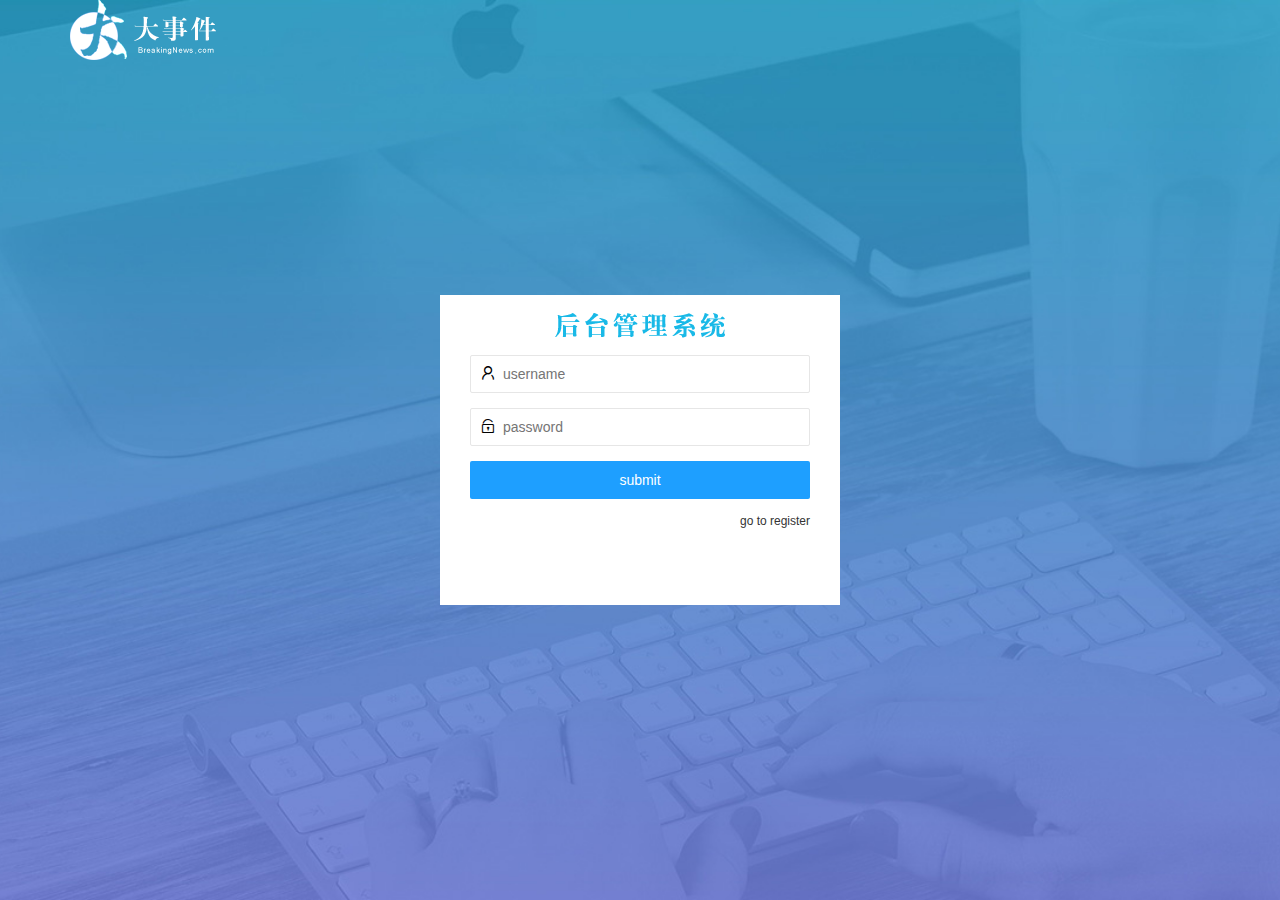
<file: login.html>
<!DOCTYPE html>
<html lang="en">
  <head>
    <meta charset="UTF-8" />
    <meta http-equiv="X-UA-Compatible" content="IE=edge" />
    <meta name="viewport" content="width=device-width, initial-scale=1.0" />
    <title>Bigevent-login</title>
    <!-- 导入Layui的样式 -->
    <link rel="stylesheet" href="./assets/lib/layui/css/layui.css" />
    <!-- 导入自己的样式 -->
    <link rel="stylesheet" href="./assets/css/login.css" />
  </head>
  <body>
    <!-- head logo -->
    <div class="layui-main">
      <img src="./assets/images/logo.png" alt="" />
    </div>

    <!-- login section-->
    <div class="loginAndRegBox">
      <div class="title-box"></div>
      <!-- login div -->
      <div class="login-box">
        <!-- login form -->
        <form class="layui-form" id="form_login">
          <!-- username -->

          <div class="layui-form-item">
            <i class="layui-icon layui-icon-username"></i>
            <input
              type="text"
              name="username"
              required
              lay-verify="required"
              placeholder="username"
              autocomplete="off"
              class="layui-input"
            />
          </div>
          <!-- password -->
          <div class="layui-form-item">
            <i class="layui-icon layui-icon-password"></i>
            <input
              type="password"
              name="password"
              required
              lay-verify="required|pwd"
              placeholder="password"
              autocomplete="off"
              class="layui-input"
            />
          </div>
          <!-- button -->
          <div class="layui-form-item">
            <!-- 表单提交按钮和普通按钮的区别 就是lay-submit属性-->
            <button
              class="layui-btn layui-btn-fluid layui-btn-normal"
              lay-submit
            >
              submit
            </button>
          </div>
          <div class="layui-form-item links">
            <a href="javascript:;" id="link_reg">go to register</a>
          </div>
        </form>
      </div>
      <!-- register div -->
      <div class="reg-box">
        <!-- This is register form -->
        <form class="layui-form" id="form_reg">
            <!-- username -->
  
            <div class="layui-form-item">
              <i class="layui-icon layui-icon-username"></i>
              <input
                type="text"
                name="username"
                required
                lay-verify="required"
                placeholder="username"
                autocomplete="off"
                class="layui-input"
              />
            </div>
            <!-- password -->
            <div class="layui-form-item">
              <i class="layui-icon layui-icon-password"></i>
              <input
                type="password"
                name="password"
                required
                lay-verify="required|pwd"
                placeholder="password"
                autocomplete="off"
                class="layui-input"
              />
            </div>
            <!-- password again -->
            <div class="layui-form-item">
                <i class="layui-icon layui-icon-password"></i>
                <input
                  type="password"
                  name="repassword"
                  required
                  lay-verify="required|pwd|repwd"
                  placeholder="repassword"
                  autocomplete="off"
                  class="layui-input"
                />
              </div>
            <!-- register button -->
            <div class="layui-form-item">
              <!-- 表单提交按钮和普通按钮的区别 就是lay-submit属性-->
              <button
                class="layui-btn layui-btn-fluid layui-btn-normal"
                lay-submit
              >
                register
              </button>
            </div>
            <div class="layui-form-item links">
              <a href="javascript:;" id="link_login">go to login</a>
          </form>
       
      </div>
    </div>
    <!-- 导入Layui的JS文件 -->
    <script src="./assets/lib/layui/layui.all.js"></script>

    <!-- 导入JQuery -->
    <script src="./assets/lib/jquery.js"></script> 
    <!-- 导入自己封装的 baseAPI.js -->
    <script src="/assets/js/baseAPI.js"></script>
    <!-- 导入自己的JavaScript脚本 -->
    <script src="./assets/js/login.js"></script>
  </body>
</html>
</file>
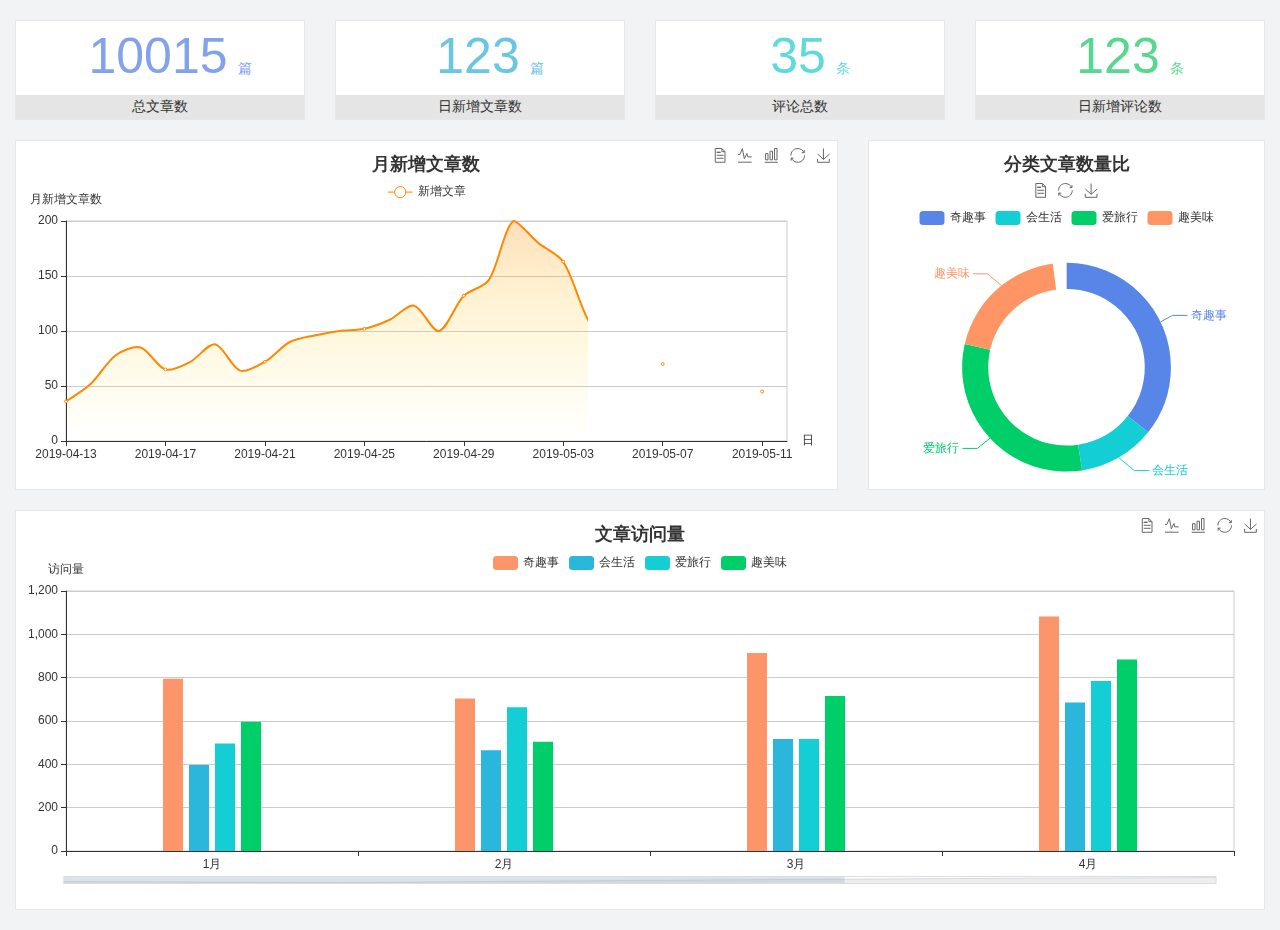
<file: home/dashboard.html>
<!DOCTYPE html>
<html lang="en">

<head>
  <meta charset="UTF-8">
  <meta name="viewport" content="width=device-width, initial-scale=1.0">
  <meta http-equiv="X-UA-Compatible" content="ie=edge">
  <title>图表统计</title>
  <link rel="stylesheet" href="../../assets/lib/bootstrap.css" />
  <link rel="stylesheet" href="../../assets/lib/main.css" />
  <script src="../../assets/lib/jquery.js"></script>
  <script type="text/javascript" src="../../assets/lib/echarts.min.js"></script>
</head>

<body>
  <div class="container-fluid">
    <div class="row spannel_list">
      <div class="col-sm-3 col-xs-6">
        <div class="spannel">
          <em>10015</em><span>篇</span>
          <b>总文章数</b>
        </div>
      </div>
      <div class="col-sm-3 col-xs-6">
        <div class="spannel scolor01">
          <em>123</em><span>篇</span>
          <b>日新增文章数</b>
        </div>
      </div>
      <div class="col-sm-3 col-xs-6">
        <div class="spannel scolor02">
          <em>35</em><span>条</span>
          <b>评论总数</b>
        </div>
      </div>
      <div class="col-sm-3 col-xs-6">
        <div class="spannel scolor03">
          <em>123</em><span>条</span>
          <b>日新增评论数</b>
        </div>
      </div>
    </div>
  </div>

  <div class="container-fluid">
    <div class="row curve-pie">
      <div class="col-lg-8 col-md-8">
        <div class="gragh_pannel" id="curve_show"></div>
      </div>
      <div class="col-lg-4 col-md-4">
        <div class="gragh_pannel" id="pie_show"></div>
      </div>
    </div>
  </div>

  <div class="container-fluid">
    <div class="column_pannel" id="column_show"></div>
  </div>

  <script>
    var oChart = echarts.init(document.getElementById('curve_show'));
    var aList_all = [
      { 'count': 36, 'date': '2019-04-13' },
      { 'count': 52, 'date': '2019-04-14' },
      { 'count': 78, 'date': '2019-04-15' },
      { 'count': 85, 'date': '2019-04-16' },
      { 'count': 65, 'date': '2019-04-17' },
      { 'count': 72, 'date': '2019-04-18' },
      { 'count': 88, 'date': '2019-04-19' },
      { 'count': 64, 'date': '2019-04-20' },
      { 'count': 72, 'date': '2019-04-21' },
      { 'count': 90, 'date': '2019-04-22' },
      { 'count': 96, 'date': '2019-04-23' },
      { 'count': 100, 'date': '2019-04-24' },
      { 'count': 102, 'date': '2019-04-25' },
      { 'count': 110, 'date': '2019-04-26' },
      { 'count': 123, 'date': '2019-04-27' },
      { 'count': 100, 'date': '2019-04-28' },
      { 'count': 132, 'date': '2019-04-29' },
      { 'count': 146, 'date': '2019-04-30' },
      { 'count': 200, 'date': '2019-05-01' },
      { 'count': 180, 'date': '2019-05-02' },
      { 'count': 163, 'date': '2019-05-03' },
      { 'count': 110, 'date': '2019-05-04' },
      { 'count': 80, 'date': '2019-05-05' },
      { 'count': 82, 'date': '2019-05-06' },
      { 'count': 70, 'date': '2019-05-07' },
      { 'count': 65, 'date': '2019-05-08' },
      { 'count': 54, 'date': '2019-05-09' },
      { 'count': 40, 'date': '2019-05-10' },
      { 'count': 45, 'date': '2019-05-11' },
      { 'count': 38, 'date': '2019-05-12' },
    ];

    let aCount = [];
    let aDate = [];

    for (var i = 0; i < aList_all.length; i++) {
      aCount.push(aList_all[i].count);
      aDate.push(aList_all[i].date);
    }

    var chartopt = {
      title: {
        text: '月新增文章数',
        left: 'center',
        top: '10'
      },
      tooltip: {
        trigger: 'axis'
      },
      legend: {
        data: ['新增文章'],
        top: '40'
      },
      toolbox: {
        show: true,
        feature: {
          mark: { show: true },
          dataView: { show: true, readOnly: false },
          magicType: { show: true, type: ['line', 'bar'] },
          restore: { show: true },
          saveAsImage: { show: true }
        }
      },
      calculable: true,
      xAxis: [
        {
          name: '日',
          type: 'category',
          boundaryGap: false,
          data: aDate
        }
      ],
      yAxis: [
        {
          name: '月新增文章数',
          type: 'value'
        }
      ],
      series: [
        {
          name: '新增文章',
          type: 'line',
          smooth: true,
          itemStyle: { normal: { areaStyle: { type: 'default' }, color: '#f80' }, lineStyle: { color: '#f80' } },
          data: aCount
        }],
      areaStyle: {
        normal: {
          color: new echarts.graphic.LinearGradient(0, 0, 0, 1, [{
            offset: 0,
            color: 'rgba(255,136,0,0.39)'
          }, {
            offset: .34,
            color: 'rgba(255,180,0,0.25)'
          }, {
            offset: 1,
            color: 'rgba(255,222,0,0.00)'
          }])

        }
      },
      grid: {
        show: true,
        x: 50,
        x2: 50,
        y: 80,
        height: 220
      }
    };

    oChart.setOption(chartopt);


    var oPie = echarts.init(document.getElementById('pie_show'));
    var oPieopt =
    {
      title: {
        top: 10,
        text: '分类文章数量比',
        x: 'center'
      },
      tooltip: {
        trigger: 'item',
        formatter: "{a} <br/>{b} : {c} ({d}%)"
      },
      color: ['#5885e8', '#13cfd5', '#00ce68', '#ff9565'],
      legend: {
        x: 'center',
        top: 65,
        data: ['奇趣事', '会生活', '爱旅行', '趣美味']
      },
      toolbox: {
        show: true,
        x: 'center',
        top: 35,
        feature: {
          mark: { show: true },
          dataView: { show: true, readOnly: false },
          magicType: {
            show: true,
            type: ['pie', 'funnel'],
            option: {
              funnel: {
                x: '25%',
                width: '50%',
                funnelAlign: 'left',
                max: 1548
              }
            }
          },
          restore: { show: true },
          saveAsImage: { show: true }
        }
      },
      calculable: true,
      series: [
        {
          name: '访问来源',
          type: 'pie',
          radius: ['45%', '60%'],
          center: ['50%', '65%'],
          data: [
            { value: 300, name: '奇趣事' },
            { value: 100, name: '会生活' },
            { value: 260, name: '爱旅行' },
            { value: 180, name: '趣美味' }
          ]
        }
      ]
    };
    oPie.setOption(oPieopt);



    var oColumn = this.echarts.init(document.getElementById('column_show'));
    var oColumnopt =
    {
      title: {
        text: '文章访问量',
        left: 'center',
        top: '10'
      },
      tooltip: {
        trigger: 'axis'
      },
      legend: {
        data: ['奇趣事', '会生活', '爱旅行', '趣美味'],
        top: '40'
      },
      toolbox: {
        show: true,
        feature: {
          mark: { show: true },
          dataView: { show: true, readOnly: false },
          magicType: { show: true, type: ['line', 'bar'] },
          restore: { show: true },
          saveAsImage: { show: true }
        }
      },
      calculable: true,
      xAxis: [
        {
          type: 'category',
          data: ['1月', '2月', '3月', '4月', '5月']
        }
      ],
      yAxis: [
        {
          name: '访问量',
          type: 'value'
        }
      ],
      series: [
        {
          name: '奇趣事',
          type: 'bar',
          barWidth: 20,
          itemStyle: {
            normal: { areaStyle: { type: 'default' }, color: '#fd956a' }
          },
          data: [800, 708, 920, 1090, 1200]
        },
        {
          name: '会生活',
          type: 'bar',
          barWidth: 20,
          itemStyle: {
            normal: { areaStyle: { type: 'default' }, color: '#2bb6db' }
          },
          data: [400, 468, 520, 690, 800]
        },
        {
          name: '爱旅行',
          type: 'bar',
          barWidth: 20,
          itemStyle: {
            normal: { areaStyle: { type: 'default' }, color: '#13cfd5' }
          },
          data: [500, 668, 520, 790, 900]
        },
        {
          name: '趣美味',
          type: 'bar',
          barWidth: 20,
          itemStyle: {
            normal: { areaStyle: { type: 'default' }, color: '#00ce68' }
          },
          data: [600, 508, 720, 890, 1000]
        }
      ],
      grid: {
        show: true,
        x: 50,
        x2: 30,
        y: 80,
        height: 260
      },
      dataZoom: [//给x轴设置滚动条
        {
          start: 0,//默认为0
          end: 100 - 1000 / 31,//默认为100
          type: 'slider',
          show: true,
          xAxisIndex: [0],
          handleSize: 0,//滑动条的 左右2个滑动条的大小
          height: 8,//组件高度
          left: 45, //左边的距离
          right: 50,//右边的距离
          bottom: 26,//右边的距离
          handleColor: '#ddd',//h滑动图标的颜色
          handleStyle: {
            borderColor: "#cacaca",
            borderWidth: "1",
            shadowBlur: 2,
            background: "#ddd",
            shadowColor: "#ddd",
          }
        }]
    };
    oColumn.setOption(oColumnopt);
  </script>
</body>

</html>
</file>
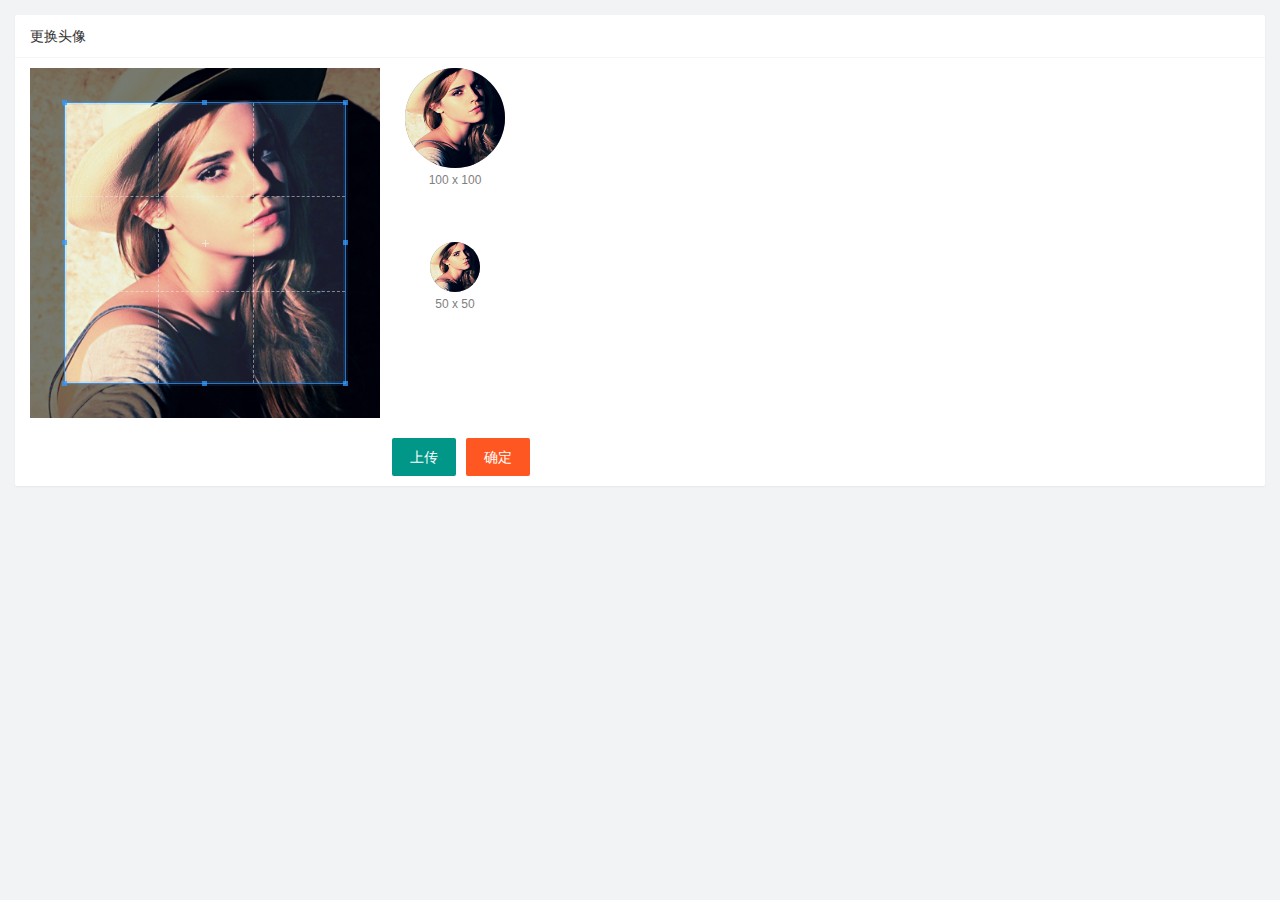
<file: user/user_avatar.html>
<!DOCTYPE html>
<html lang="en">
  <head>
    <meta charset="UTF-8" />
    <meta http-equiv="X-UA-Compatible" content="IE=edge" />
    <meta name="viewport" content="width=device-width, initial-scale=1.0" />
    <title>Document</title>
    <link rel="stylesheet" href="/assets/lib/layui/css/layui.css" />
    <link rel="stylesheet" href="/assets/lib/cropper/cropper.css" />
    <link rel="stylesheet" href="/assets/css/user/user_avatar.css" />
  </head>
  <body>
    <!-- 卡片区域 -->
    <div class="layui-card">
      <div class="layui-card-header">更换头像</div>
      <div class="layui-card-body">
        <!-- 第一行的图片裁剪和预览区域 -->
        <div class="row1">
          <!-- 图片裁剪区域 -->
          <div class="cropper-box">
            <!-- 这个 img 标签很重要，将来会把它初始化为裁剪区域 -->
            <img id="image" src="/assets/images/sample.jpg" />
          </div>
          <!-- 图片的预览区域 -->
          <div class="preview-box">
            <div>
              <!-- 宽高为 100px 的预览区域 -->
              <div class="img-preview w100"></div>
              <p class="size">100 x 100</p>
            </div>
            <div>
              <!-- 宽高为 50px 的预览区域 -->
              <div class="img-preview w50"></div>
              <p class="size">50 x 50</p>
            </div>
          </div>
        </div>

        <!-- 第二行的按钮区域 -->
        <div class="row2">
          <!-- 通过accept属性，可以指定，允许用户选择什么类型的文件 -->
          <input type="file" id="file" accept="image/png,image/jpeg" />
          <button type="button" class="layui-btn" id="btnChooseImage">
            上传
          </button>
          <button
            type="button"
            class="layui-btn layui-btn-danger"
            id="btnUpload"
          >
            确定
          </button>
        </div>
      </div>
    </div>

    <script src="/assets/lib/layui/layui.all.js"></script>
    <script src="/assets/lib/jquery.js"></script>
    <script src="/assets/lib/cropper/Cropper.js"></script>
    <script src="/assets/lib/cropper/jquery-cropper.js"></script>
    <script src="/assets/js/baseAPI.js"></script>
    <script src="/assets/js/user/user_avatar.js"></script>
  </body>
</html>
</file>
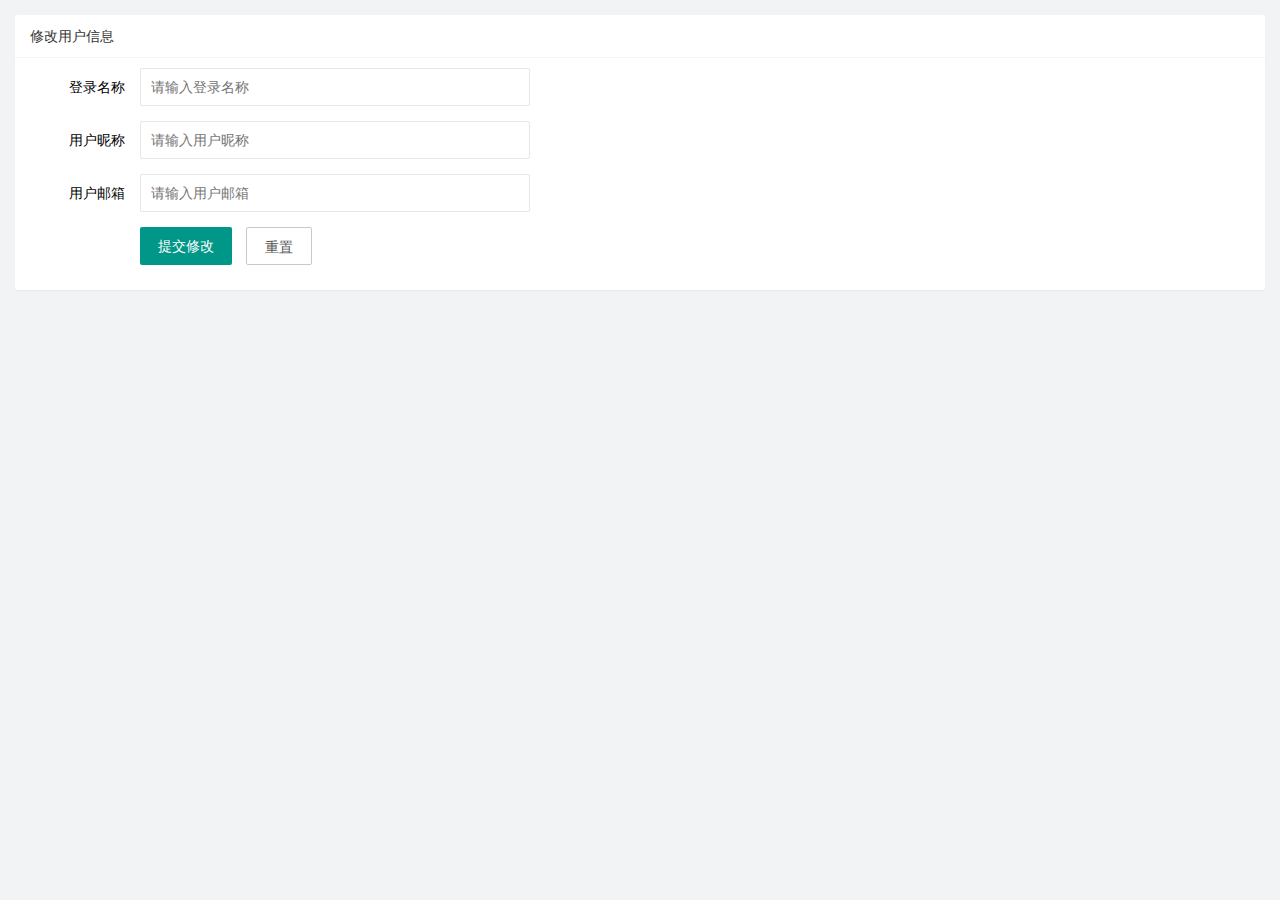
<file: user/user_info.html>
<!DOCTYPE html>
<html lang="en">
  <head>
    <meta charset="UTF-8" />
    <meta http-equiv="X-UA-Compatible" content="IE=edge" />
    <meta name="viewport" content="width=device-width, initial-scale=1.0" />
    <title>Document</title>
    <!-- 导入layui的样式 -->
    <link rel="stylesheet" href="/assets/lib/layui/css/layui.css" />
    <!-- 导入自己的样式 -->
    <link rel="stylesheet" href="/assets/css/user/user_info.css" />
  </head>
  <body>
    <!-- 卡片区域 -->
    <div class="layui-card">
      <div class="layui-card-header">修改用户信息</div>
      <div class="layui-card-body">
        <!-- form 表单区域 -->
        <form class="layui-form" lay-filter="formUserInfo">
          <!-- 这是隐藏域 -->
          <input type="hidden" name="id" id="" value="" />
          <div class="layui-form-item">
            <label class="layui-form-label">登录名称</label>
            <div class="layui-input-block">
              <input
                type="text"
                name="username"
                required
                lay-verify="required"
                placeholder="请输入登录名称"
                autocomplete="off"
                class="layui-input"
                readonly
              />
            </div>
          </div>
          <div class="layui-form-item">
            <label class="layui-form-label">用户昵称</label>
            <div class="layui-input-block">
              <input
                type="text"
                name="nickname"
                required
                lay-verify="required | nickname"
                placeholder="请输入用户昵称"
                autocomplete="off"
                class="layui-input"
              />
            </div>
          </div>
          <div class="layui-form-item">
            <label class="layui-form-label">用户邮箱</label>
            <div class="layui-input-block">
              <input
                type="text"
                name="email"
                required
                lay-verify="required | email"
                placeholder="请输入用户邮箱"
                autocomplete="off"
                class="layui-input"
              />
            </div>
          </div>
          <div class="layui-form-item">
            <div class="layui-input-block">
              <button class="layui-btn" lay-submit lay-filter="formDemo">
                提交修改
              </button>
              <button
                type="reset"
                class="layui-btn layui-btn-primary"
                id="btnReset"
              >
                重置
              </button>
            </div>
          </div>
        </form>
      </div>
    </div>

    <!--导入layui 的js  -->
    <script src="/assets/lib/layui/layui.all.js"></script>

    <!-- 导入 jquery -->
    <script src="/assets/lib/jquery.js"></script>

    <!-- 导入baseAPI -->
    <script src="/assets/js/baseAPI.js"></script>

    <!-- 导入自己的 js -->
    <script src="/assets/js/user/user_info.js"></script>
  </body>
</html>
</file>
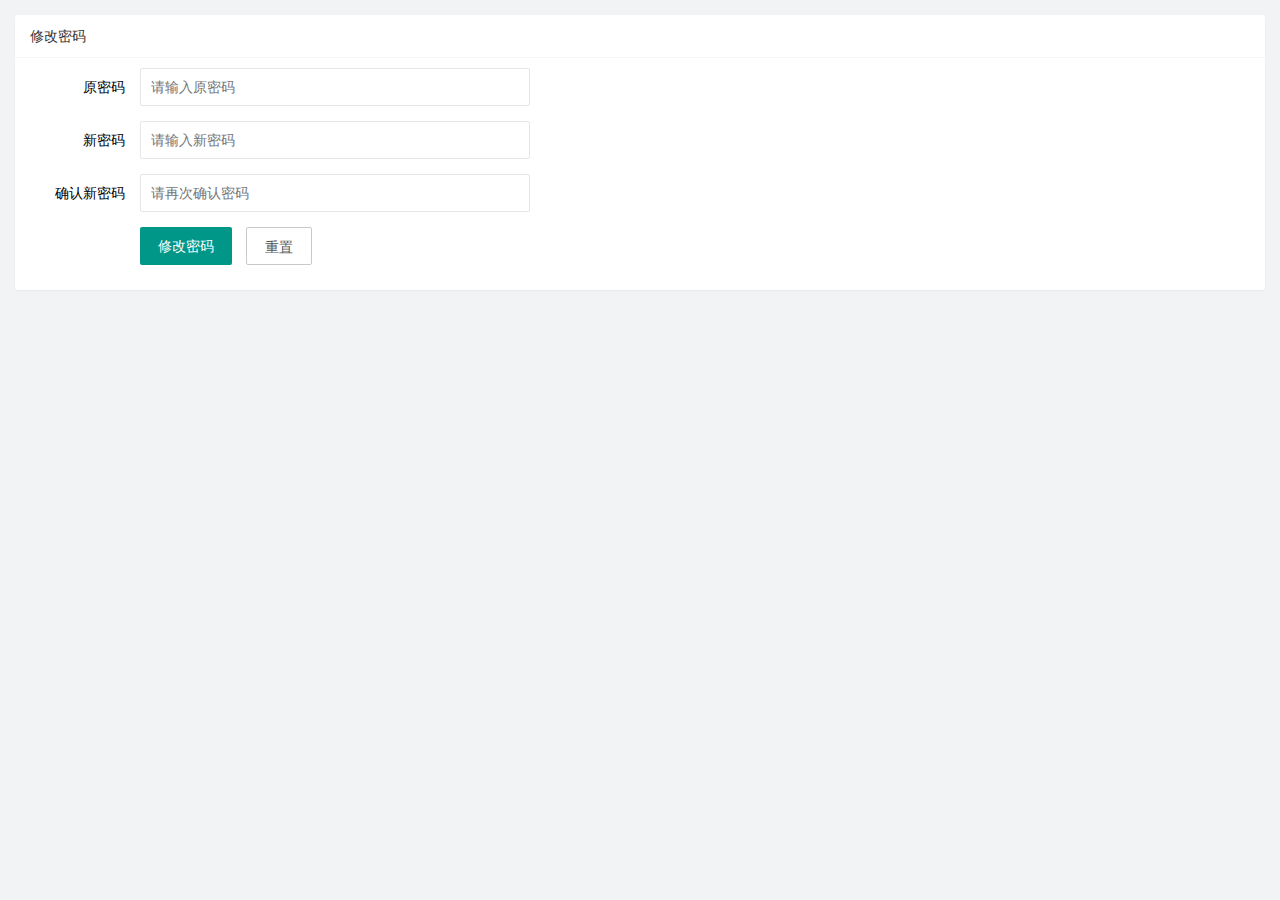
<file: user/user_pwd.html>
<!DOCTYPE html>
<html lang="en">
  <head>
    <meta charset="UTF-8" />
    <meta http-equiv="X-UA-Compatible" content="IE=edge" />
    <meta name="viewport" content="width=device-width, initial-scale=1.0" />
    <title>Document</title>
    <link rel="stylesheet" href="/assets/lib/layui/css/layui.css" />
    <link rel="stylesheet" href="/assets/css/user/user_pwd.css" />
  </head>
  <body>
    <!-- 卡片区域 -->
    <div class="layui-card">
      <div class="layui-card-header">修改密码</div>
      <div class="layui-card-body">
        <form class="layui-form" action="">
          <div class="layui-form-item">
            <label class="layui-form-label">原密码</label>
            <div class="layui-input-block">
              <input
                type="password"
                name="oldPwd"
                required
                lay-verify="required|pwd"
                placeholder="请输入原密码"
                autocomplete="off"
                class="layui-input"
              />
            </div>
          </div>
          <div class="layui-form-item">
            <label class="layui-form-label">新密码</label>
            <div class="layui-input-block">
              <input
                type="password"
                name="newPwd"
                required
                lay-verify="required|pwd|samePwd"
                placeholder="请输入新密码"
                autocomplete="off"
                class="layui-input"
              />
            </div>
          </div>
          <div class="layui-form-item">
            <label class="layui-form-label">确认新密码</label>
            <div class="layui-input-block">
              <input
                type="password"
                name="rePwd"
                required
                lay-verify="required|pwd|rePwd"
                placeholder="请再次确认密码"
                autocomplete="off"
                class="layui-input"
              />
            </div>
          </div>
          <div class="layui-form-item">
            <div class="layui-input-block">
              <button class="layui-btn" lay-submit lay-filter="formDemo">
                修改密码
              </button>
              <button type="reset" class="layui-btn layui-btn-primary">
                重置
              </button>
            </div>
          </div>
        </form>
      </div>
    </div>

    <!-- 导入layui 的js -->
    <script src="/assets/lib/layui/layui.all.js"></script>
    <!-- 导入 jQuery -->
    <script src="/assets/lib/jquery.js"></script>
    <!-- 导入 baseAPI -->
    <script src="/assets/js/baseAPI.js"></script>
    <!-- 导入自己的 js -->
    <script src="/assets/js/user/user_pwd.js"></script>
  </body>
</html>
</file>
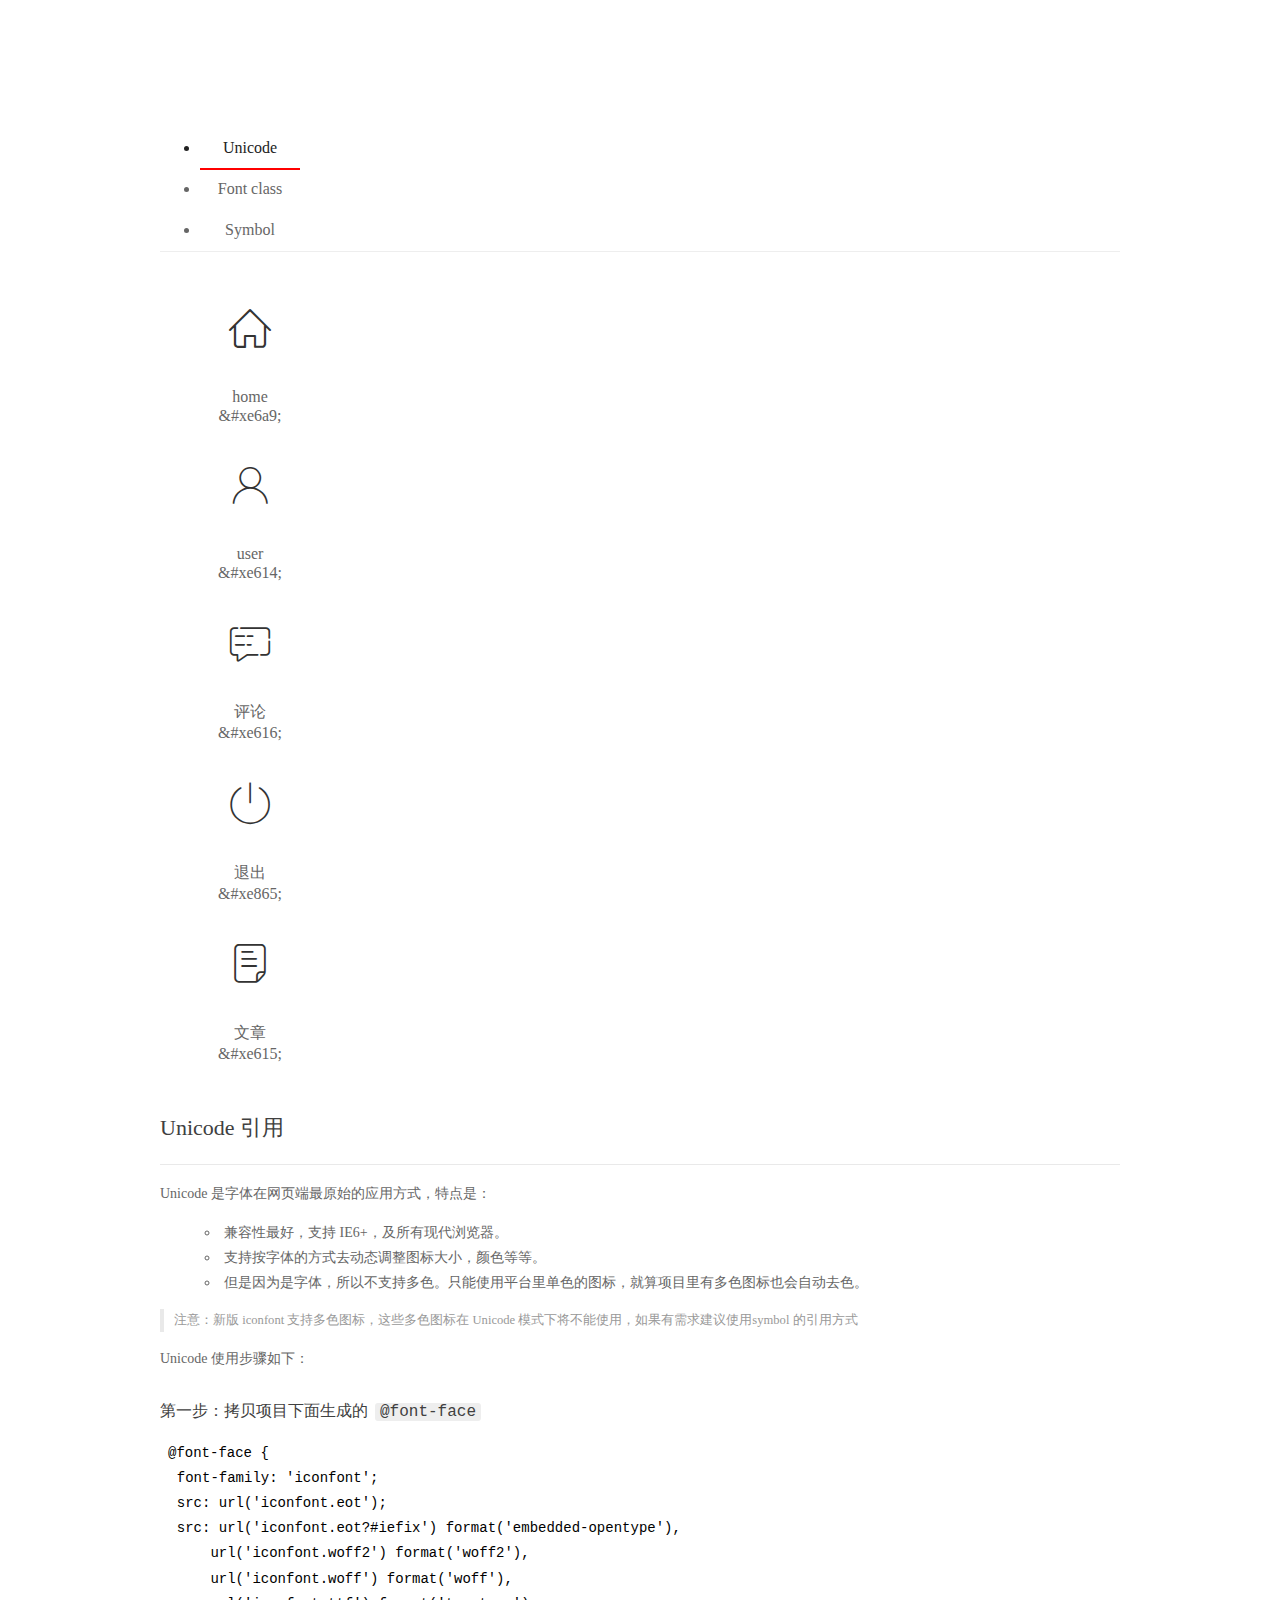
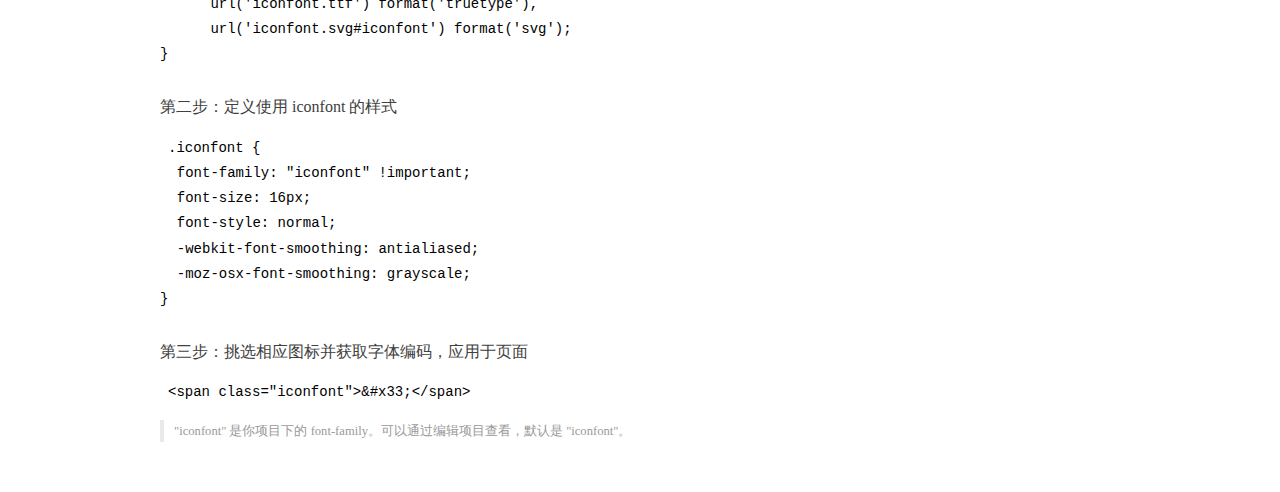
<file: assets/fonts/demo_index.html>
<!DOCTYPE html>
<html>
<head>
  <meta charset="utf-8"/>
  <title>IconFont Demo</title>
  <link rel="shortcut icon" href="https://gtms04.alicdn.com/tps/i4/TB1_oz6GVXXXXaFXpXXJDFnIXXX-64-64.ico" type="image/x-icon"/>
  <link rel="stylesheet" href="https://g.alicdn.com/thx/cube/1.3.2/cube.min.css">
  <link rel="stylesheet" href="demo.css">
  <link rel="stylesheet" href="iconfont.css">
  <script src="iconfont.js"></script>
  <!-- jQuery -->
  <script src="https://a1.alicdn.com/oss/uploads/2018/12/26/7bfddb60-08e8-11e9-9b04-53e73bb6408b.js"></script>
  <!-- 代码高亮 -->
  <script src="https://a1.alicdn.com/oss/uploads/2018/12/26/a3f714d0-08e6-11e9-8a15-ebf944d7534c.js"></script>
</head>
<body>
  <div class="main">
    <h1 class="logo"><a href="https://www.iconfont.cn/" title="iconfont 首页" target="_blank">&#xe86b;</a></h1>
    <div class="nav-tabs">
      <ul id="tabs" class="dib-box">
        <li class="dib active"><span>Unicode</span></li>
        <li class="dib"><span>Font class</span></li>
        <li class="dib"><span>Symbol</span></li>
      </ul>
      
    </div>
    <div class="tab-container">
      <div class="content unicode" style="display: block;">
          <ul class="icon_lists dib-box">
          
            <li class="dib">
              <span class="icon iconfont">&#xe6a9;</span>
                <div class="name">home</div>
                <div class="code-name">&amp;#xe6a9;</div>
              </li>
          
            <li class="dib">
              <span class="icon iconfont">&#xe614;</span>
                <div class="name">user</div>
                <div class="code-name">&amp;#xe614;</div>
              </li>
          
            <li class="dib">
              <span class="icon iconfont">&#xe616;</span>
                <div class="name">评论</div>
                <div class="code-name">&amp;#xe616;</div>
              </li>
          
            <li class="dib">
              <span class="icon iconfont">&#xe865;</span>
                <div class="name">退出</div>
                <div class="code-name">&amp;#xe865;</div>
              </li>
          
            <li class="dib">
              <span class="icon iconfont">&#xe615;</span>
                <div class="name">文章</div>
                <div class="code-name">&amp;#xe615;</div>
              </li>
          
          </ul>
          <div class="article markdown">
          <h2 id="unicode-">Unicode 引用</h2>
          <hr>

          <p>Unicode 是字体在网页端最原始的应用方式，特点是：</p>
          <ul>
            <li>兼容性最好，支持 IE6+，及所有现代浏览器。</li>
            <li>支持按字体的方式去动态调整图标大小，颜色等等。</li>
            <li>但是因为是字体，所以不支持多色。只能使用平台里单色的图标，就算项目里有多色图标也会自动去色。</li>
          </ul>
          <blockquote>
            <p>注意：新版 iconfont 支持多色图标，这些多色图标在 Unicode 模式下将不能使用，如果有需求建议使用symbol 的引用方式</p>
          </blockquote>
          <p>Unicode 使用步骤如下：</p>
          <h3 id="-font-face">第一步：拷贝项目下面生成的 <code>@font-face</code></h3>
<pre><code class="language-css"
>@font-face {
  font-family: 'iconfont';
  src: url('iconfont.eot');
  src: url('iconfont.eot?#iefix') format('embedded-opentype'),
      url('iconfont.woff2') format('woff2'),
      url('iconfont.woff') format('woff'),
      url('iconfont.ttf') format('truetype'),
      url('iconfont.svg#iconfont') format('svg');
}
</code></pre>
          <h3 id="-iconfont-">第二步：定义使用 iconfont 的样式</h3>
<pre><code class="language-css"
>.iconfont {
  font-family: "iconfont" !important;
  font-size: 16px;
  font-style: normal;
  -webkit-font-smoothing: antialiased;
  -moz-osx-font-smoothing: grayscale;
}
</code></pre>
          <h3 id="-">第三步：挑选相应图标并获取字体编码，应用于页面</h3>
<pre>
<code class="language-html"
>&lt;span class="iconfont"&gt;&amp;#x33;&lt;/span&gt;
</code></pre>
          <blockquote>
            <p>"iconfont" 是你项目下的 font-family。可以通过编辑项目查看，默认是 "iconfont"。</p>
          </blockquote>
          </div>
      </div>
      <div class="content font-class">
        <ul class="icon_lists dib-box">
          
          <li class="dib">
            <span class="icon iconfont icon-home"></span>
            <div class="name">
              home
            </div>
            <div class="code-name">.icon-home
            </div>
          </li>
          
          <li class="dib">
            <span class="icon iconfont icon-user"></span>
            <div class="name">
              user
            </div>
            <div class="code-name">.icon-user
            </div>
          </li>
          
          <li class="dib">
            <span class="icon iconfont icon-pinglun"></span>
            <div class="name">
              评论
            </div>
            <div class="code-name">.icon-pinglun
            </div>
          </li>
          
          <li class="dib">
            <span class="icon iconfont icon-tuichu"></span>
            <div class="name">
              退出
            </div>
            <div class="code-name">.icon-tuichu
            </div>
          </li>
          
          <li class="dib">
            <span class="icon iconfont icon-16"></span>
            <div class="name">
              文章
            </div>
            <div class="code-name">.icon-16
            </div>
          </li>
          
        </ul>
        <div class="article markdown">
        <h2 id="font-class-">font-class 引用</h2>
        <hr>

        <p>font-class 是 Unicode 使用方式的一种变种，主要是解决 Unicode 书写不直观，语意不明确的问题。</p>
        <p>与 Unicode 使用方式相比，具有如下特点：</p>
        <ul>
          <li>兼容性良好，支持 IE8+，及所有现代浏览器。</li>
          <li>相比于 Unicode 语意明确，书写更直观。可以很容易分辨这个 icon 是什么。</li>
          <li>因为使用 class 来定义图标，所以当要替换图标时，只需要修改 class 里面的 Unicode 引用。</li>
          <li>不过因为本质上还是使用的字体，所以多色图标还是不支持的。</li>
        </ul>
        <p>使用步骤如下：</p>
        <h3 id="-fontclass-">第一步：引入项目下面生成的 fontclass 代码：</h3>
<pre><code class="language-html">&lt;link rel="stylesheet" href="./iconfont.css"&gt;
</code></pre>
        <h3 id="-">第二步：挑选相应图标并获取类名，应用于页面：</h3>
<pre><code class="language-html">&lt;span class="iconfont icon-xxx"&gt;&lt;/span&gt;
</code></pre>
        <blockquote>
          <p>"
            iconfont" 是你项目下的 font-family。可以通过编辑项目查看，默认是 "iconfont"。</p>
        </blockquote>
      </div>
      </div>
      <div class="content symbol">
          <ul class="icon_lists dib-box">
          
            <li class="dib">
                <svg class="icon svg-icon" aria-hidden="true">
                  <use xlink:href="#icon-home"></use>
                </svg>
                <div class="name">home</div>
                <div class="code-name">#icon-home</div>
            </li>
          
            <li class="dib">
                <svg class="icon svg-icon" aria-hidden="true">
                  <use xlink:href="#icon-user"></use>
                </svg>
                <div class="name">user</div>
                <div class="code-name">#icon-user</div>
            </li>
          
            <li class="dib">
                <svg class="icon svg-icon" aria-hidden="true">
                  <use xlink:href="#icon-pinglun"></use>
                </svg>
                <div class="name">评论</div>
                <div class="code-name">#icon-pinglun</div>
            </li>
          
            <li class="dib">
                <svg class="icon svg-icon" aria-hidden="true">
                  <use xlink:href="#icon-tuichu"></use>
                </svg>
                <div class="name">退出</div>
                <div class="code-name">#icon-tuichu</div>
            </li>
          
            <li class="dib">
                <svg class="icon svg-icon" aria-hidden="true">
                  <use xlink:href="#icon-16"></use>
                </svg>
                <div class="name">文章</div>
                <div class="code-name">#icon-16</div>
            </li>
          
          </ul>
          <div class="article markdown">
          <h2 id="symbol-">Symbol 引用</h2>
          <hr>

          <p>这是一种全新的使用方式，应该说这才是未来的主流，也是平台目前推荐的用法。相关介绍可以参考这篇<a href="">文章</a>
            这种用法其实是做了一个 SVG 的集合，与另外两种相比具有如下特点：</p>
          <ul>
            <li>支持多色图标了，不再受单色限制。</li>
            <li>通过一些技巧，支持像字体那样，通过 <code>font-size</code>, <code>color</code> 来调整样式。</li>
            <li>兼容性较差，支持 IE9+，及现代浏览器。</li>
            <li>浏览器渲染 SVG 的性能一般，还不如 png。</li>
          </ul>
          <p>使用步骤如下：</p>
          <h3 id="-symbol-">第一步：引入项目下面生成的 symbol 代码：</h3>
<pre><code class="language-html">&lt;script src="./iconfont.js"&gt;&lt;/script&gt;
</code></pre>
          <h3 id="-css-">第二步：加入通用 CSS 代码（引入一次就行）：</h3>
<pre><code class="language-html">&lt;style&gt;
.icon {
  width: 1em;
  height: 1em;
  vertical-align: -0.15em;
  fill: currentColor;
  overflow: hidden;
}
&lt;/style&gt;
</code></pre>
          <h3 id="-">第三步：挑选相应图标并获取类名，应用于页面：</h3>
<pre><code class="language-html">&lt;svg class="icon" aria-hidden="true"&gt;
  &lt;use xlink:href="#icon-xxx"&gt;&lt;/use&gt;
&lt;/svg&gt;
</code></pre>
          </div>
      </div>

    </div>
  </div>
  <script>
  $(document).ready(function () {
      $('.tab-container .content:first').show()

      $('#tabs li').click(function (e) {
        var tabContent = $('.tab-container .content')
        var index = $(this).index()

        if ($(this).hasClass('active')) {
          return
        } else {
          $('#tabs li').removeClass('active')
          $(this).addClass('active')

          tabContent.hide().eq(index).fadeIn()
        }
      })
    })
  </script>
</body>
</html>
</file>
<file: assets/lib/layui/css/layui.css>
/** layui-v2.5.5 MIT License By https://www.layui.com */
 .layui-inline,img{display:inline-block;vertical-align:middle}h1,h2,h3,h4,h5,h6{font-weight:400}.layui-edge,.layui-header,.layui-inline,.layui-main{position:relative}.layui-body,.layui-edge,.layui-elip{overflow:hidden}.layui-btn,.layui-edge,.layui-inline,img{vertical-align:middle}.layui-btn,.layui-disabled,.layui-icon,.layui-unselect{-moz-user-select:none;-webkit-user-select:none;-ms-user-select:none}.layui-elip,.layui-form-checkbox span,.layui-form-pane .layui-form-label{text-overflow:ellipsis;white-space:nowrap}.layui-breadcrumb,.layui-tree-btnGroup{visibility:hidden}blockquote,body,button,dd,div,dl,dt,form,h1,h2,h3,h4,h5,h6,input,li,ol,p,pre,td,textarea,th,ul{margin:0;padding:0;-webkit-tap-highlight-color:rgba(0,0,0,0)}a:active,a:hover{outline:0}img{border:none}li{list-style:none}table{border-collapse:collapse;border-spacing:0}h4,h5,h6{font-size:100%}button,input,optgroup,option,select,textarea{font-family:inherit;font-size:inherit;font-style:inherit;font-weight:inherit;outline:0}pre{white-space:pre-wrap;white-space:-moz-pre-wrap;white-space:-pre-wrap;white-space:-o-pre-wrap;word-wrap:break-word}body{line-height:24px;font:14px Helvetica Neue,Helvetica,PingFang SC,Tahoma,Arial,sans-serif}hr{height:1px;margin:10px 0;border:0;clear:both}a{color:#333;text-decoration:none}a:hover{color:#777}a cite{font-style:normal;*cursor:pointer}.layui-border-box,.layui-border-box *{box-sizing:border-box}.layui-box,.layui-box *{box-sizing:content-box}.layui-clear{clear:both;*zoom:1}.layui-clear:after{content:'\20';clear:both;*zoom:1;display:block;height:0}.layui-inline{*display:inline;*zoom:1}.layui-edge{display:inline-block;width:0;height:0;border-width:6px;border-style:dashed;border-color:transparent}.layui-edge-top{top:-4px;border-bottom-color:#999;border-bottom-style:solid}.layui-edge-right{border-left-color:#999;border-left-style:solid}.layui-edge-bottom{top:2px;border-top-color:#999;border-top-style:solid}.layui-edge-left{border-right-color:#999;border-right-style:solid}.layui-disabled,.layui-disabled:hover{color:#d2d2d2!important;cursor:not-allowed!important}.layui-circle{border-radius:100%}.layui-show{display:block!important}.layui-hide{display:none!important}@font-face{font-family:layui-icon;src:url(../font/iconfont.eot?v=250);src:url(../font/iconfont.eot?v=250#iefix) format('embedded-opentype'),url(../font/iconfont.woff2?v=250) format('woff2'),url(../font/iconfont.woff?v=250) format('woff'),url(../font/iconfont.ttf?v=250) format('truetype'),url(../font/iconfont.svg?v=250#layui-icon) format('svg')}.layui-icon{font-family:layui-icon!important;font-size:16px;font-style:normal;-webkit-font-smoothing:antialiased;-moz-osx-font-smoothing:grayscale}.layui-icon-reply-fill:before{content:"\e611"}.layui-icon-set-fill:before{content:"\e614"}.layui-icon-menu-fill:before{content:"\e60f"}.layui-icon-search:before{content:"\e615"}.layui-icon-share:before{content:"\e641"}.layui-icon-set-sm:before{content:"\e620"}.layui-icon-engine:before{content:"\e628"}.layui-icon-close:before{content:"\1006"}.layui-icon-close-fill:before{content:"\1007"}.layui-icon-chart-screen:before{content:"\e629"}.layui-icon-star:before{content:"\e600"}.layui-icon-circle-dot:before{content:"\e617"}.layui-icon-chat:before{content:"\e606"}.layui-icon-release:before{content:"\e609"}.layui-icon-list:before{content:"\e60a"}.layui-icon-chart:before{content:"\e62c"}.layui-icon-ok-circle:before{content:"\1005"}.layui-icon-layim-theme:before{content:"\e61b"}.layui-icon-table:before{content:"\e62d"}.layui-icon-right:before{content:"\e602"}.layui-icon-left:before{content:"\e603"}.layui-icon-cart-simple:before{content:"\e698"}.layui-icon-face-cry:before{content:"\e69c"}.layui-icon-face-smile:before{content:"\e6af"}.layui-icon-survey:before{content:"\e6b2"}.layui-icon-tree:before{content:"\e62e"}.layui-icon-upload-circle:before{content:"\e62f"}.layui-icon-add-circle:before{content:"\e61f"}.layui-icon-download-circle:before{content:"\e601"}.layui-icon-templeate-1:before{content:"\e630"}.layui-icon-util:before{content:"\e631"}.layui-icon-face-surprised:before{content:"\e664"}.layui-icon-edit:before{content:"\e642"}.layui-icon-speaker:before{content:"\e645"}.layui-icon-down:before{content:"\e61a"}.layui-icon-file:before{content:"\e621"}.layui-icon-layouts:before{content:"\e632"}.layui-icon-rate-half:before{content:"\e6c9"}.layui-icon-add-circle-fine:before{content:"\e608"}.layui-icon-prev-circle:before{content:"\e633"}.layui-icon-read:before{content:"\e705"}.layui-icon-404:before{content:"\e61c"}.layui-icon-carousel:before{content:"\e634"}.layui-icon-help:before{content:"\e607"}.layui-icon-code-circle:before{content:"\e635"}.layui-icon-water:before{content:"\e636"}.layui-icon-username:before{content:"\e66f"}.layui-icon-find-fill:before{content:"\e670"}.layui-icon-about:before{content:"\e60b"}.layui-icon-location:before{content:"\e715"}.layui-icon-up:before{content:"\e619"}.layui-icon-pause:before{content:"\e651"}.layui-icon-date:before{content:"\e637"}.layui-icon-layim-uploadfile:before{content:"\e61d"}.layui-icon-delete:before{content:"\e640"}.layui-icon-play:before{content:"\e652"}.layui-icon-top:before{content:"\e604"}.layui-icon-friends:before{content:"\e612"}.layui-icon-refresh-3:before{content:"\e9aa"}.layui-icon-ok:before{content:"\e605"}.layui-icon-layer:before{content:"\e638"}.layui-icon-face-smile-fine:before{content:"\e60c"}.layui-icon-dollar:before{content:"\e659"}.layui-icon-group:before{content:"\e613"}.layui-icon-layim-download:before{content:"\e61e"}.layui-icon-picture-fine:before{content:"\e60d"}.layui-icon-link:before{content:"\e64c"}.layui-icon-diamond:before{content:"\e735"}.layui-icon-log:before{content:"\e60e"}.layui-icon-rate-solid:before{content:"\e67a"}.layui-icon-fonts-del:before{content:"\e64f"}.layui-icon-unlink:before{content:"\e64d"}.layui-icon-fonts-clear:before{content:"\e639"}.layui-icon-triangle-r:before{content:"\e623"}.layui-icon-circle:before{content:"\e63f"}.layui-icon-radio:before{content:"\e643"}.layui-icon-align-center:before{content:"\e647"}.layui-icon-align-right:before{content:"\e648"}.layui-icon-align-left:before{content:"\e649"}.layui-icon-loading-1:before{content:"\e63e"}.layui-icon-return:before{content:"\e65c"}.layui-icon-fonts-strong:before{content:"\e62b"}.layui-icon-upload:before{content:"\e67c"}.layui-icon-dialogue:before{content:"\e63a"}.layui-icon-video:before{content:"\e6ed"}.layui-icon-headset:before{content:"\e6fc"}.layui-icon-cellphone-fine:before{content:"\e63b"}.layui-icon-add-1:before{content:"\e654"}.layui-icon-face-smile-b:before{content:"\e650"}.layui-icon-fonts-html:before{content:"\e64b"}.layui-icon-form:before{content:"\e63c"}.layui-icon-cart:before{content:"\e657"}.layui-icon-camera-fill:before{content:"\e65d"}.layui-icon-tabs:before{content:"\e62a"}.layui-icon-fonts-code:before{content:"\e64e"}.layui-icon-fire:before{content:"\e756"}.layui-icon-set:before{content:"\e716"}.layui-icon-fonts-u:before{content:"\e646"}.layui-icon-triangle-d:before{content:"\e625"}.layui-icon-tips:before{content:"\e702"}.layui-icon-picture:before{content:"\e64a"}.layui-icon-more-vertical:before{content:"\e671"}.layui-icon-flag:before{content:"\e66c"}.layui-icon-loading:before{content:"\e63d"}.layui-icon-fonts-i:before{content:"\e644"}.layui-icon-refresh-1:before{content:"\e666"}.layui-icon-rmb:before{content:"\e65e"}.layui-icon-home:before{content:"\e68e"}.layui-icon-user:before{content:"\e770"}.layui-icon-notice:before{content:"\e667"}.layui-icon-login-weibo:before{content:"\e675"}.layui-icon-voice:before{content:"\e688"}.layui-icon-upload-drag:before{content:"\e681"}.layui-icon-login-qq:before{content:"\e676"}.layui-icon-snowflake:before{content:"\e6b1"}.layui-icon-file-b:before{content:"\e655"}.layui-icon-template:before{content:"\e663"}.layui-icon-auz:before{content:"\e672"}.layui-icon-console:before{content:"\e665"}.layui-icon-app:before{content:"\e653"}.layui-icon-prev:before{content:"\e65a"}.layui-icon-website:before{content:"\e7ae"}.layui-icon-next:before{content:"\e65b"}.layui-icon-component:before{content:"\e857"}.layui-icon-more:before{content:"\e65f"}.layui-icon-login-wechat:before{content:"\e677"}.layui-icon-shrink-right:before{content:"\e668"}.layui-icon-spread-left:before{content:"\e66b"}.layui-icon-camera:before{content:"\e660"}.layui-icon-note:before{content:"\e66e"}.layui-icon-refresh:before{content:"\e669"}.layui-icon-female:before{content:"\e661"}.layui-icon-male:before{content:"\e662"}.layui-icon-password:before{content:"\e673"}.layui-icon-senior:before{content:"\e674"}.layui-icon-theme:before{content:"\e66a"}.layui-icon-tread:before{content:"\e6c5"}.layui-icon-praise:before{content:"\e6c6"}.layui-icon-star-fill:before{content:"\e658"}.layui-icon-rate:before{content:"\e67b"}.layui-icon-template-1:before{content:"\e656"}.layui-icon-vercode:before{content:"\e679"}.layui-icon-cellphone:before{content:"\e678"}.layui-icon-screen-full:before{content:"\e622"}.layui-icon-screen-restore:before{content:"\e758"}.layui-icon-cols:before{content:"\e610"}.layui-icon-export:before{content:"\e67d"}.layui-icon-print:before{content:"\e66d"}.layui-icon-slider:before{content:"\e714"}.layui-icon-addition:before{content:"\e624"}.layui-icon-subtraction:before{content:"\e67e"}.layui-icon-service:before{content:"\e626"}.layui-icon-transfer:before{content:"\e691"}.layui-main{width:1140px;margin:0 auto}.layui-header{z-index:1000;height:60px}.layui-header a:hover{transition:all .5s;-webkit-transition:all .5s}.layui-side{position:fixed;left:0;top:0;bottom:0;z-index:999;width:200px;overflow-x:hidden}.layui-side-scroll{position:relative;width:220px;height:100%;overflow-x:hidden}.layui-body{position:absolute;left:200px;right:0;top:0;bottom:0;z-index:998;width:auto;overflow-y:auto;box-sizing:border-box}.layui-layout-body{overflow:hidden}.layui-layout-admin .layui-header{background-color:#23262E}.layui-layout-admin .layui-side{top:60px;width:200px;overflow-x:hidden}.layui-layout-admin .layui-body{position:fixed;top:60px;bottom:44px}.layui-layout-admin .layui-main{width:auto;margin:0 15px}.layui-layout-admin .layui-footer{position:fixed;left:200px;right:0;bottom:0;height:44px;line-height:44px;padding:0 15px;background-color:#eee}.layui-layout-admin .layui-logo{position:absolute;left:0;top:0;width:200px;height:100%;line-height:60px;text-align:center;color:#009688;font-size:16px}.layui-layout-admin .layui-header .layui-nav{background:0 0}.layui-layout-left{position:absolute!important;left:200px;top:0}.layui-layout-right{position:absolute!important;right:0;top:0}.layui-container{position:relative;margin:0 auto;padding:0 15px;box-sizing:border-box}.layui-fluid{position:relative;margin:0 auto;padding:0 15px}.layui-row:after,.layui-row:before{content:'';display:block;clear:both}.layui-col-lg1,.layui-col-lg10,.layui-col-lg11,.layui-col-lg12,.layui-col-lg2,.layui-col-lg3,.layui-col-lg4,.layui-col-lg5,.layui-col-lg6,.layui-col-lg7,.layui-col-lg8,.layui-col-lg9,.layui-col-md1,.layui-col-md10,.layui-col-md11,.layui-col-md12,.layui-col-md2,.layui-col-md3,.layui-col-md4,.layui-col-md5,.layui-col-md6,.layui-col-md7,.layui-col-md8,.layui-col-md9,.layui-col-sm1,.layui-col-sm10,.layui-col-sm11,.layui-col-sm12,.layui-col-sm2,.layui-col-sm3,.layui-col-sm4,.layui-col-sm5,.layui-col-sm6,.layui-col-sm7,.layui-col-sm8,.layui-col-sm9,.layui-col-xs1,.layui-col-xs10,.layui-col-xs11,.layui-col-xs12,.layui-col-xs2,.layui-col-xs3,.layui-col-xs4,.layui-col-xs5,.layui-col-xs6,.layui-col-xs7,.layui-col-xs8,.layui-col-xs9{position:relative;display:block;box-sizing:border-box}.layui-col-xs1,.layui-col-xs10,.layui-col-xs11,.layui-col-xs12,.layui-col-xs2,.layui-col-xs3,.layui-col-xs4,.layui-col-xs5,.layui-col-xs6,.layui-col-xs7,.layui-col-xs8,.layui-col-xs9{float:left}.layui-col-xs1{width:8.33333333%}.layui-col-xs2{width:16.66666667%}.layui-col-xs3{width:25%}.layui-col-xs4{width:33.33333333%}.layui-col-xs5{width:41.66666667%}.layui-col-xs6{width:50%}.layui-col-xs7{width:58.33333333%}.layui-col-xs8{width:66.66666667%}.layui-col-xs9{width:75%}.layui-col-xs10{width:83.33333333%}.layui-col-xs11{width:91.66666667%}.layui-col-xs12{width:100%}.layui-col-xs-offset1{margin-left:8.33333333%}.layui-col-xs-offset2{margin-left:16.66666667%}.layui-col-xs-offset3{margin-left:25%}.layui-col-xs-offset4{margin-left:33.33333333%}.layui-col-xs-offset5{margin-left:41.66666667%}.layui-col-xs-offset6{margin-left:50%}.layui-col-xs-offset7{margin-left:58.33333333%}.layui-col-xs-offset8{margin-left:66.66666667%}.layui-col-xs-offset9{margin-left:75%}.layui-col-xs-offset10{margin-left:83.33333333%}.layui-col-xs-offset11{margin-left:91.66666667%}.layui-col-xs-offset12{margin-left:100%}@media screen and (max-width:768px){.layui-hide-xs{display:none!important}.layui-show-xs-block{display:block!important}.layui-show-xs-inline{display:inline!important}.layui-show-xs-inline-block{display:inline-block!important}}@media screen and (min-width:768px){.layui-container{width:750px}.layui-hide-sm{display:none!important}.layui-show-sm-block{display:block!important}.layui-show-sm-inline{display:inline!important}.layui-show-sm-inline-block{display:inline-block!important}.layui-col-sm1,.layui-col-sm10,.layui-col-sm11,.layui-col-sm12,.layui-col-sm2,.layui-col-sm3,.layui-col-sm4,.layui-col-sm5,.layui-col-sm6,.layui-col-sm7,.layui-col-sm8,.layui-col-sm9{float:left}.layui-col-sm1{width:8.33333333%}.layui-col-sm2{width:16.66666667%}.layui-col-sm3{width:25%}.layui-col-sm4{width:33.33333333%}.layui-col-sm5{width:41.66666667%}.layui-col-sm6{width:50%}.layui-col-sm7{width:58.33333333%}.layui-col-sm8{width:66.66666667%}.layui-col-sm9{width:75%}.layui-col-sm10{width:83.33333333%}.layui-col-sm11{width:91.66666667%}.layui-col-sm12{width:100%}.layui-col-sm-offset1{margin-left:8.33333333%}.layui-col-sm-offset2{margin-left:16.66666667%}.layui-col-sm-offset3{margin-left:25%}.layui-col-sm-offset4{margin-left:33.33333333%}.layui-col-sm-offset5{margin-left:41.66666667%}.layui-col-sm-offset6{margin-left:50%}.layui-col-sm-offset7{margin-left:58.33333333%}.layui-col-sm-offset8{margin-left:66.66666667%}.layui-col-sm-offset9{margin-left:75%}.layui-col-sm-offset10{margin-left:83.33333333%}.layui-col-sm-offset11{margin-left:91.66666667%}.layui-col-sm-offset12{margin-left:100%}}@media screen and (min-width:992px){.layui-container{width:970px}.layui-hide-md{display:none!important}.layui-show-md-block{display:block!important}.layui-show-md-inline{display:inline!important}.layui-show-md-inline-block{display:inline-block!important}.layui-col-md1,.layui-col-md10,.layui-col-md11,.layui-col-md12,.layui-col-md2,.layui-col-md3,.layui-col-md4,.layui-col-md5,.layui-col-md6,.layui-col-md7,.layui-col-md8,.layui-col-md9{float:left}.layui-col-md1{width:8.33333333%}.layui-col-md2{width:16.66666667%}.layui-col-md3{width:25%}.layui-col-md4{width:33.33333333%}.layui-col-md5{width:41.66666667%}.layui-col-md6{width:50%}.layui-col-md7{width:58.33333333%}.layui-col-md8{width:66.66666667%}.layui-col-md9{width:75%}.layui-col-md10{width:83.33333333%}.layui-col-md11{width:91.66666667%}.layui-col-md12{width:100%}.layui-col-md-offset1{margin-left:8.33333333%}.layui-col-md-offset2{margin-left:16.66666667%}.layui-col-md-offset3{margin-left:25%}.layui-col-md-offset4{margin-left:33.33333333%}.layui-col-md-offset5{margin-left:41.66666667%}.layui-col-md-offset6{margin-left:50%}.layui-col-md-offset7{margin-left:58.33333333%}.layui-col-md-offset8{margin-left:66.66666667%}.layui-col-md-offset9{margin-left:75%}.layui-col-md-offset10{margin-left:83.33333333%}.layui-col-md-offset11{margin-left:91.66666667%}.layui-col-md-offset12{margin-left:100%}}@media screen and (min-width:1200px){.layui-container{width:1170px}.layui-hide-lg{display:none!important}.layui-show-lg-block{display:block!important}.layui-show-lg-inline{display:inline!important}.layui-show-lg-inline-block{display:inline-block!important}.layui-col-lg1,.layui-col-lg10,.layui-col-lg11,.layui-col-lg12,.layui-col-lg2,.layui-col-lg3,.layui-col-lg4,.layui-col-lg5,.layui-col-lg6,.layui-col-lg7,.layui-col-lg8,.layui-col-lg9{float:left}.layui-col-lg1{width:8.33333333%}.layui-col-lg2{width:16.66666667%}.layui-col-lg3{width:25%}.layui-col-lg4{width:33.33333333%}.layui-col-lg5{width:41.66666667%}.layui-col-lg6{width:50%}.layui-col-lg7{width:58.33333333%}.layui-col-lg8{width:66.66666667%}.layui-col-lg9{width:75%}.layui-col-lg10{width:83.33333333%}.layui-col-lg11{width:91.66666667%}.layui-col-lg12{width:100%}.layui-col-lg-offset1{margin-left:8.33333333%}.layui-col-lg-offset2{margin-left:16.66666667%}.layui-col-lg-offset3{margin-left:25%}.layui-col-lg-offset4{margin-left:33.33333333%}.layui-col-lg-offset5{margin-left:41.66666667%}.layui-col-lg-offset6{margin-left:50%}.layui-col-lg-offset7{margin-left:58.33333333%}.layui-col-lg-offset8{margin-left:66.66666667%}.layui-col-lg-offset9{margin-left:75%}.layui-col-lg-offset10{margin-left:83.33333333%}.layui-col-lg-offset11{margin-left:91.66666667%}.layui-col-lg-offset12{margin-left:100%}}.layui-col-space1{margin:-.5px}.layui-col-space1>*{padding:.5px}.layui-col-space3{margin:-1.5px}.layui-col-space3>*{padding:1.5px}.layui-col-space5{margin:-2.5px}.layui-col-space5>*{padding:2.5px}.layui-col-space8{margin:-3.5px}.layui-col-space8>*{padding:3.5px}.layui-col-space10{margin:-5px}.layui-col-space10>*{padding:5px}.layui-col-space12{margin:-6px}.layui-col-space12>*{padding:6px}.layui-col-space15{margin:-7.5px}.layui-col-space15>*{padding:7.5px}.layui-col-space18{margin:-9px}.layui-col-space18>*{padding:9px}.layui-col-space20{margin:-10px}.layui-col-space20>*{padding:10px}.layui-col-space22{margin:-11px}.layui-col-space22>*{padding:11px}.layui-col-space25{margin:-12.5px}.layui-col-space25>*{padding:12.5px}.layui-col-space30{margin:-15px}.layui-col-space30>*{padding:15px}.layui-btn,.layui-input,.layui-select,.layui-textarea,.layui-upload-button{outline:0;-webkit-appearance:none;transition:all .3s;-webkit-transition:all .3s;box-sizing:border-box}.layui-elem-quote{margin-bottom:10px;padding:15px;line-height:22px;border-left:5px solid #009688;border-radius:0 2px 2px 0;background-color:#f2f2f2}.layui-quote-nm{border-style:solid;border-width:1px 1px 1px 5px;background:0 0}.layui-elem-field{margin-bottom:10px;padding:0;border-width:1px;border-style:solid}.layui-elem-field legend{margin-left:20px;padding:0 10px;font-size:20px;font-weight:300}.layui-field-title{margin:10px 0 20px;border-width:1px 0 0}.layui-field-box{padding:10px 15px}.layui-field-title .layui-field-box{padding:10px 0}.layui-progress{position:relative;height:6px;border-radius:20px;background-color:#e2e2e2}.layui-progress-bar{position:absolute;left:0;top:0;width:0;max-width:100%;height:6px;border-radius:20px;text-align:right;background-color:#5FB878;transition:all .3s;-webkit-transition:all .3s}.layui-progress-big,.layui-progress-big .layui-progress-bar{height:18px;line-height:18px}.layui-progress-text{position:relative;top:-20px;line-height:18px;font-size:12px;color:#666}.layui-progress-big .layui-progress-text{position:static;padding:0 10px;color:#fff}.layui-collapse{border-width:1px;border-style:solid;border-radius:2px}.layui-colla-content,.layui-colla-item{border-top-width:1px;border-top-style:solid}.layui-colla-item:first-child{border-top:none}.layui-colla-title{position:relative;height:42px;line-height:42px;padding:0 15px 0 35px;color:#333;background-color:#f2f2f2;cursor:pointer;font-size:14px;overflow:hidden}.layui-colla-content{display:none;padding:10px 15px;line-height:22px;color:#666}.layui-colla-icon{position:absolute;left:15px;top:0;font-size:14px}.layui-card{margin-bottom:15px;border-radius:2px;background-color:#fff;box-shadow:0 1px 2px 0 rgba(0,0,0,.05)}.layui-card:last-child{margin-bottom:0}.layui-card-header{position:relative;height:42px;line-height:42px;padding:0 15px;border-bottom:1px solid #f6f6f6;color:#333;border-radius:2px 2px 0 0;font-size:14px}.layui-bg-black,.layui-bg-blue,.layui-bg-cyan,.layui-bg-green,.layui-bg-orange,.layui-bg-red{color:#fff!important}.layui-card-body{position:relative;padding:10px 15px;line-height:24px}.layui-card-body[pad15]{padding:15px}.layui-card-body[pad20]{padding:20px}.layui-card-body .layui-table{margin:5px 0}.layui-card .layui-tab{margin:0}.layui-panel-window{position:relative;padding:15px;border-radius:0;border-top:5px solid #E6E6E6;background-color:#fff}.layui-auxiliar-moving{position:fixed;left:0;right:0;top:0;bottom:0;width:100%;height:100%;background:0 0;z-index:9999999999}.layui-form-label,.layui-form-mid,.layui-form-select,.layui-input-block,.layui-input-inline,.layui-textarea{position:relative}.layui-bg-red{background-color:#FF5722!important}.layui-bg-orange{background-color:#FFB800!important}.layui-bg-green{background-color:#009688!important}.layui-bg-cyan{background-color:#2F4056!important}.layui-bg-blue{background-color:#1E9FFF!important}.layui-bg-black{background-color:#393D49!important}.layui-bg-gray{background-color:#eee!important;color:#666!important}.layui-badge-rim,.layui-colla-content,.layui-colla-item,.layui-collapse,.layui-elem-field,.layui-form-pane .layui-form-item[pane],.layui-form-pane .layui-form-label,.layui-input,.layui-layedit,.layui-layedit-tool,.layui-quote-nm,.layui-select,.layui-tab-bar,.layui-tab-card,.layui-tab-title,.layui-tab-title .layui-this:after,.layui-textarea{border-color:#e6e6e6}.layui-timeline-item:before,hr{background-color:#e6e6e6}.layui-text{line-height:22px;font-size:14px;color:#666}.layui-text h1,.layui-text h2,.layui-text h3{font-weight:500;color:#333}.layui-text h1{font-size:30px}.layui-text h2{font-size:24px}.layui-text h3{font-size:18px}.layui-text a:not(.layui-btn){color:#01AAED}.layui-text a:not(.layui-btn):hover{text-decoration:underline}.layui-text ul{padding:5px 0 5px 15px}.layui-text ul li{margin-top:5px;list-style-type:disc}.layui-text em,.layui-word-aux{color:#999!important;padding:0 5px!important}.layui-btn{display:inline-block;height:38px;line-height:38px;padding:0 18px;background-color:#009688;color:#fff;white-space:nowrap;text-align:center;font-size:14px;border:none;border-radius:2px;cursor:pointer}.layui-btn:hover{opacity:.8;filter:alpha(opacity=80);color:#fff}.layui-btn:active{opacity:1;filter:alpha(opacity=100)}.layui-btn+.layui-btn{margin-left:10px}.layui-btn-container{font-size:0}.layui-btn-container .layui-btn{margin-right:10px;margin-bottom:10px}.layui-btn-container .layui-btn+.layui-btn{margin-left:0}.layui-table .layui-btn-container .layui-btn{margin-bottom:9px}.layui-btn-radius{border-radius:100px}.layui-btn .layui-icon{margin-right:3px;font-size:18px;vertical-align:bottom;vertical-align:middle\9}.layui-btn-primary{border:1px solid #C9C9C9;background-color:#fff;color:#555}.layui-btn-primary:hover{border-color:#009688;color:#333}.layui-btn-normal{background-color:#1E9FFF}.layui-btn-warm{background-color:#FFB800}.layui-btn-danger{background-color:#FF5722}.layui-btn-checked{background-color:#5FB878}.layui-btn-disabled,.layui-btn-disabled:active,.layui-btn-disabled:hover{border:1px solid #e6e6e6;background-color:#FBFBFB;color:#C9C9C9;cursor:not-allowed;opacity:1}.layui-btn-lg{height:44px;line-height:44px;padding:0 25px;font-size:16px}.layui-btn-sm{height:30px;line-height:30px;padding:0 10px;font-size:12px}.layui-btn-sm i{font-size:16px!important}.layui-btn-xs{height:22px;line-height:22px;padding:0 5px;font-size:12px}.layui-btn-xs i{font-size:14px!important}.layui-btn-group{display:inline-block;vertical-align:middle;font-size:0}.layui-btn-group .layui-btn{margin-left:0!important;margin-right:0!important;border-left:1px solid rgba(255,255,255,.5);border-radius:0}.layui-btn-group .layui-btn-primary{border-left:none}.layui-btn-group .layui-btn-primary:hover{border-color:#C9C9C9;color:#009688}.layui-btn-group .layui-btn:first-child{border-left:none;border-radius:2px 0 0 2px}.layui-btn-group .layui-btn-primary:first-child{border-left:1px solid #c9c9c9}.layui-btn-group .layui-btn:last-child{border-radius:0 2px 2px 0}.layui-btn-group .layui-btn+.layui-btn{margin-left:0}.layui-btn-group+.layui-btn-group{margin-left:10px}.layui-btn-fluid{width:100%}.layui-input,.layui-select,.layui-textarea{height:38px;line-height:1.3;line-height:38px\9;border-width:1px;border-style:solid;background-color:#fff;border-radius:2px}.layui-input::-webkit-input-placeholder,.layui-select::-webkit-input-placeholder,.layui-textarea::-webkit-input-placeholder{line-height:1.3}.layui-input,.layui-textarea{display:block;width:100%;padding-left:10px}.layui-input:hover,.layui-textarea:hover{border-color:#D2D2D2!important}.layui-input:focus,.layui-textarea:focus{border-color:#C9C9C9!important}.layui-textarea{min-height:100px;height:auto;line-height:20px;padding:6px 10px;resize:vertical}.layui-select{padding:0 10px}.layui-form input[type=checkbox],.layui-form input[type=radio],.layui-form select{display:none}.layui-form [lay-ignore]{display:initial}.layui-form-item{margin-bottom:15px;clear:both;*zoom:1}.layui-form-item:after{content:'\20';clear:both;*zoom:1;display:block;height:0}.layui-form-label{float:left;display:block;padding:9px 15px;width:80px;font-weight:400;line-height:20px;text-align:right}.layui-form-label-col{display:block;float:none;padding:9px 0;line-height:20px;text-align:left}.layui-form-item .layui-inline{margin-bottom:5px;margin-right:10px}.layui-input-block{margin-left:110px;min-height:36px}.layui-input-inline{display:inline-block;vertical-align:middle}.layui-form-item .layui-input-inline{float:left;width:190px;margin-right:10px}.layui-form-text .layui-input-inline{width:auto}.layui-form-mid{float:left;display:block;padding:9px 0!important;line-height:20px;margin-right:10px}.layui-form-danger+.layui-form-select .layui-input,.layui-form-danger:focus{border-color:#FF5722!important}.layui-form-select .layui-input{padding-right:30px;cursor:pointer}.layui-form-select .layui-edge{position:absolute;right:10px;top:50%;margin-top:-3px;cursor:pointer;border-width:6px;border-top-color:#c2c2c2;border-top-style:solid;transition:all .3s;-webkit-transition:all .3s}.layui-form-select dl{display:none;position:absolute;left:0;top:42px;padding:5px 0;z-index:899;min-width:100%;border:1px solid #d2d2d2;max-height:300px;overflow-y:auto;background-color:#fff;border-radius:2px;box-shadow:0 2px 4px rgba(0,0,0,.12);box-sizing:border-box}.layui-form-select dl dd,.layui-form-select dl dt{padding:0 10px;line-height:36px;white-space:nowrap;overflow:hidden;text-overflow:ellipsis}.layui-form-select dl dt{font-size:12px;color:#999}.layui-form-select dl dd{cursor:pointer}.layui-form-select dl dd:hover{background-color:#f2f2f2;-webkit-transition:.5s all;transition:.5s all}.layui-form-select .layui-select-group dd{padding-left:20px}.layui-form-select dl dd.layui-select-tips{padding-left:10px!important;color:#999}.layui-form-select dl dd.layui-this{background-color:#5FB878;color:#fff}.layui-form-checkbox,.layui-form-select dl dd.layui-disabled{background-color:#fff}.layui-form-selected dl{display:block}.layui-form-checkbox,.layui-form-checkbox *,.layui-form-switch{display:inline-block;vertical-align:middle}.layui-form-selected .layui-edge{margin-top:-9px;-webkit-transform:rotate(180deg);transform:rotate(180deg);margin-top:-3px\9}:root .layui-form-selected .layui-edge{margin-top:-9px\0/IE9}.layui-form-selectup dl{top:auto;bottom:42px}.layui-select-none{margin:5px 0;text-align:center;color:#999}.layui-select-disabled .layui-disabled{border-color:#eee!important}.layui-select-disabled .layui-edge{border-top-color:#d2d2d2}.layui-form-checkbox{position:relative;height:30px;line-height:30px;margin-right:10px;padding-right:30px;cursor:pointer;font-size:0;-webkit-transition:.1s linear;transition:.1s linear;box-sizing:border-box}.layui-form-checkbox span{padding:0 10px;height:100%;font-size:14px;border-radius:2px 0 0 2px;background-color:#d2d2d2;color:#fff;overflow:hidden}.layui-form-checkbox:hover span{background-color:#c2c2c2}.layui-form-checkbox i{position:absolute;right:0;top:0;width:30px;height:28px;border:1px solid #d2d2d2;border-left:none;border-radius:0 2px 2px 0;color:#fff;font-size:20px;text-align:center}.layui-form-checkbox:hover i{border-color:#c2c2c2;color:#c2c2c2}.layui-form-checked,.layui-form-checked:hover{border-color:#5FB878}.layui-form-checked span,.layui-form-checked:hover span{background-color:#5FB878}.layui-form-checked i,.layui-form-checked:hover i{color:#5FB878}.layui-form-item .layui-form-checkbox{margin-top:4px}.layui-form-checkbox[lay-skin=primary]{height:auto!important;line-height:normal!important;min-width:18px;min-height:18px;border:none!important;margin-right:0;padding-left:28px;padding-right:0;background:0 0}.layui-form-checkbox[lay-skin=primary] span{padding-left:0;padding-right:15px;line-height:18px;background:0 0;color:#666}.layui-form-checkbox[lay-skin=primary] i{right:auto;left:0;width:16px;height:16px;line-height:16px;border:1px solid #d2d2d2;font-size:12px;border-radius:2px;background-color:#fff;-webkit-transition:.1s linear;transition:.1s linear}.layui-form-checkbox[lay-skin=primary]:hover i{border-color:#5FB878;color:#fff}.layui-form-checked[lay-skin=primary] i{border-color:#5FB878!important;background-color:#5FB878;color:#fff}.layui-checkbox-disbaled[lay-skin=primary] span{background:0 0!important;color:#c2c2c2}.layui-checkbox-disbaled[lay-skin=primary]:hover i{border-color:#d2d2d2}.layui-form-item .layui-form-checkbox[lay-skin=primary]{margin-top:10px}.layui-form-switch{position:relative;height:22px;line-height:22px;min-width:35px;padding:0 5px;margin-top:8px;border:1px solid #d2d2d2;border-radius:20px;cursor:pointer;background-color:#fff;-webkit-transition:.1s linear;transition:.1s linear}.layui-form-switch i{position:absolute;left:5px;top:3px;width:16px;height:16px;border-radius:20px;background-color:#d2d2d2;-webkit-transition:.1s linear;transition:.1s linear}.layui-form-switch em{position:relative;top:0;width:25px;margin-left:21px;padding:0!important;text-align:center!important;color:#999!important;font-style:normal!important;font-size:12px}.layui-form-onswitch{border-color:#5FB878;background-color:#5FB878}.layui-checkbox-disbaled,.layui-checkbox-disbaled i{border-color:#e2e2e2!important}.layui-form-onswitch i{left:100%;margin-left:-21px;background-color:#fff}.layui-form-onswitch em{margin-left:5px;margin-right:21px;color:#fff!important}.layui-checkbox-disbaled span{background-color:#e2e2e2!important}.layui-checkbox-disbaled:hover i{color:#fff!important}[lay-radio]{display:none}.layui-form-radio,.layui-form-radio *{display:inline-block;vertical-align:middle}.layui-form-radio{line-height:28px;margin:6px 10px 0 0;padding-right:10px;cursor:pointer;font-size:0}.layui-form-radio *{font-size:14px}.layui-form-radio>i{margin-right:8px;font-size:22px;color:#c2c2c2}.layui-form-radio>i:hover,.layui-form-radioed>i{color:#5FB878}.layui-radio-disbaled>i{color:#e2e2e2!important}.layui-form-pane .layui-form-label{width:110px;padding:8px 15px;height:38px;line-height:20px;border-width:1px;border-style:solid;border-radius:2px 0 0 2px;text-align:center;background-color:#FBFBFB;overflow:hidden;box-sizing:border-box}.layui-form-pane .layui-input-inline{margin-left:-1px}.layui-form-pane .layui-input-block{margin-left:110px;left:-1px}.layui-form-pane .layui-input{border-radius:0 2px 2px 0}.layui-form-pane .layui-form-text .layui-form-label{float:none;width:100%;border-radius:2px;box-sizing:border-box;text-align:left}.layui-form-pane .layui-form-text .layui-input-inline{display:block;margin:0;top:-1px;clear:both}.layui-form-pane .layui-form-text .layui-input-block{margin:0;left:0;top:-1px}.layui-form-pane .layui-form-text .layui-textarea{min-height:100px;border-radius:0 0 2px 2px}.layui-form-pane .layui-form-checkbox{margin:4px 0 4px 10px}.layui-form-pane .layui-form-radio,.layui-form-pane .layui-form-switch{margin-top:6px;margin-left:10px}.layui-form-pane .layui-form-item[pane]{position:relative;border-width:1px;border-style:solid}.layui-form-pane .layui-form-item[pane] .layui-form-label{position:absolute;left:0;top:0;height:100%;border-width:0 1px 0 0}.layui-form-pane .layui-form-item[pane] .layui-input-inline{margin-left:110px}@media screen and (max-width:450px){.layui-form-item .layui-form-label{text-overflow:ellipsis;overflow:hidden;white-space:nowrap}.layui-form-item .layui-inline{display:block;margin-right:0;margin-bottom:20px;clear:both}.layui-form-item .layui-inline:after{content:'\20';clear:both;display:block;height:0}.layui-form-item .layui-input-inline{display:block;float:none;left:-3px;width:auto;margin:0 0 10px 112px}.layui-form-item .layui-input-inline+.layui-form-mid{margin-left:110px;top:-5px;padding:0}.layui-form-item .layui-form-checkbox{margin-right:5px;margin-bottom:5px}}.layui-layedit{border-width:1px;border-style:solid;border-radius:2px}.layui-layedit-tool{padding:3px 5px;border-bottom-width:1px;border-bottom-style:solid;font-size:0}.layedit-tool-fixed{position:fixed;top:0;border-top:1px solid #e2e2e2}.layui-layedit-tool .layedit-tool-mid,.layui-layedit-tool .layui-icon{display:inline-block;vertical-align:middle;text-align:center;font-size:14px}.layui-layedit-tool .layui-icon{position:relative;width:32px;height:30px;line-height:30px;margin:3px 5px;color:#777;cursor:pointer;border-radius:2px}.layui-layedit-tool .layui-icon:hover{color:#393D49}.layui-layedit-tool .layui-icon:active{color:#000}.layui-layedit-tool .layedit-tool-active{background-color:#e2e2e2;color:#000}.layui-layedit-tool .layui-disabled,.layui-layedit-tool .layui-disabled:hover{color:#d2d2d2;cursor:not-allowed}.layui-layedit-tool .layedit-tool-mid{width:1px;height:18px;margin:0 10px;background-color:#d2d2d2}.layedit-tool-html{width:50px!important;font-size:30px!important}.layedit-tool-b,.layedit-tool-code,.layedit-tool-help{font-size:16px!important}.layedit-tool-d,.layedit-tool-face,.layedit-tool-image,.layedit-tool-unlink{font-size:18px!important}.layedit-tool-image input{position:absolute;font-size:0;left:0;top:0;width:100%;height:100%;opacity:.01;filter:Alpha(opacity=1);cursor:pointer}.layui-layedit-iframe iframe{display:block;width:100%}#LAY_layedit_code{overflow:hidden}.layui-laypage{display:inline-block;*display:inline;*zoom:1;vertical-align:middle;margin:10px 0;font-size:0}.layui-laypage>a:first-child,.layui-laypage>a:first-child em{border-radius:2px 0 0 2px}.layui-laypage>a:last-child,.layui-laypage>a:last-child em{border-radius:0 2px 2px 0}.layui-laypage>:first-child{margin-left:0!important}.layui-laypage>:last-child{margin-right:0!important}.layui-laypage a,.layui-laypage button,.layui-laypage input,.layui-laypage select,.layui-laypage span{border:1px solid #e2e2e2}.layui-laypage a,.layui-laypage span{display:inline-block;*display:inline;*zoom:1;vertical-align:middle;padding:0 15px;height:28px;line-height:28px;margin:0 -1px 5px 0;background-color:#fff;color:#333;font-size:12px}.layui-flow-more a *,.layui-laypage input,.layui-table-view select[lay-ignore]{display:inline-block}.layui-laypage a:hover{color:#009688}.layui-laypage em{font-style:normal}.layui-laypage .layui-laypage-spr{color:#999;font-weight:700}.layui-laypage a{text-decoration:none}.layui-laypage .layui-laypage-curr{position:relative}.layui-laypage .layui-laypage-curr em{position:relative;color:#fff}.layui-laypage .layui-laypage-curr .layui-laypage-em{position:absolute;left:-1px;top:-1px;padding:1px;width:100%;height:100%;background-color:#009688}.layui-laypage-em{border-radius:2px}.layui-laypage-next em,.layui-laypage-prev em{font-family:Sim sun;font-size:16px}.layui-laypage .layui-laypage-count,.layui-laypage .layui-laypage-limits,.layui-laypage .layui-laypage-refresh,.layui-laypage .layui-laypage-skip{margin-left:10px;margin-right:10px;padding:0;border:none}.layui-laypage .layui-laypage-limits,.layui-laypage .layui-laypage-refresh{vertical-align:top}.layui-laypage .layui-laypage-refresh i{font-size:18px;cursor:pointer}.layui-laypage select{height:22px;padding:3px;border-radius:2px;cursor:pointer}.layui-laypage .layui-laypage-skip{height:30px;line-height:30px;color:#999}.layui-laypage button,.layui-laypage input{height:30px;line-height:30px;border-radius:2px;vertical-align:top;background-color:#fff;box-sizing:border-box}.layui-laypage input{width:40px;margin:0 10px;padding:0 3px;text-align:center}.layui-laypage input:focus,.layui-laypage select:focus{border-color:#009688!important}.layui-laypage button{margin-left:10px;padding:0 10px;cursor:pointer}.layui-table,.layui-table-view{margin:10px 0}.layui-flow-more{margin:10px 0;text-align:center;color:#999;font-size:14px}.layui-flow-more a{height:32px;line-height:32px}.layui-flow-more a *{vertical-align:top}.layui-flow-more a cite{padding:0 20px;border-radius:3px;background-color:#eee;color:#333;font-style:normal}.layui-flow-more a cite:hover{opacity:.8}.layui-flow-more a i{font-size:30px;color:#737383}.layui-table{width:100%;background-color:#fff;color:#666}.layui-table tr{transition:all .3s;-webkit-transition:all .3s}.layui-table th{text-align:left;font-weight:400}.layui-table tbody tr:hover,.layui-table thead tr,.layui-table-click,.layui-table-header,.layui-table-hover,.layui-table-mend,.layui-table-patch,.layui-table-tool,.layui-table-total,.layui-table-total tr,.layui-table[lay-even] tr:nth-child(even){background-color:#f2f2f2}.layui-table td,.layui-table th,.layui-table-col-set,.layui-table-fixed-r,.layui-table-grid-down,.layui-table-header,.layui-table-page,.layui-table-tips-main,.layui-table-tool,.layui-table-total,.layui-table-view,.layui-table[lay-skin=line],.layui-table[lay-skin=row]{border-width:1px;border-style:solid;border-color:#e6e6e6}.layui-table td,.layui-table th{position:relative;padding:9px 15px;min-height:20px;line-height:20px;font-size:14px}.layui-table[lay-skin=line] td,.layui-table[lay-skin=line] th{border-width:0 0 1px}.layui-table[lay-skin=row] td,.layui-table[lay-skin=row] th{border-width:0 1px 0 0}.layui-table[lay-skin=nob] td,.layui-table[lay-skin=nob] th{border:none}.layui-table img{max-width:100px}.layui-table[lay-size=lg] td,.layui-table[lay-size=lg] th{padding:15px 30px}.layui-table-view .layui-table[lay-size=lg] .layui-table-cell{height:40px;line-height:40px}.layui-table[lay-size=sm] td,.layui-table[lay-size=sm] th{font-size:12px;padding:5px 10px}.layui-table-view .layui-table[lay-size=sm] .layui-table-cell{height:20px;line-height:20px}.layui-table[lay-data]{display:none}.layui-table-box{position:relative;overflow:hidden}.layui-table-view .layui-table{position:relative;width:auto;margin:0}.layui-table-view .layui-table[lay-skin=line]{border-width:0 1px 0 0}.layui-table-view .layui-table[lay-skin=row]{border-width:0 0 1px}.layui-table-view .layui-table td,.layui-table-view .layui-table th{padding:5px 0;border-top:none;border-left:none}.layui-table-view .layui-table th.layui-unselect .layui-table-cell span{cursor:pointer}.layui-table-view .layui-table td{cursor:default}.layui-table-view .layui-table td[data-edit=text]{cursor:text}.layui-table-view .layui-form-checkbox[lay-skin=primary] i{width:18px;height:18px}.layui-table-view .layui-form-radio{line-height:0;padding:0}.layui-table-view .layui-form-radio>i{margin:0;font-size:20px}.layui-table-init{position:absolute;left:0;top:0;width:100%;height:100%;text-align:center;z-index:110}.layui-table-init .layui-icon{position:absolute;left:50%;top:50%;margin:-15px 0 0 -15px;font-size:30px;color:#c2c2c2}.layui-table-header{border-width:0 0 1px;overflow:hidden}.layui-table-header .layui-table{margin-bottom:-1px}.layui-table-tool .layui-inline[lay-event]{position:relative;width:26px;height:26px;padding:5px;line-height:16px;margin-right:10px;text-align:center;color:#333;border:1px solid #ccc;cursor:pointer;-webkit-transition:.5s all;transition:.5s all}.layui-table-tool .layui-inline[lay-event]:hover{border:1px solid #999}.layui-table-tool-temp{padding-right:120px}.layui-table-tool-self{position:absolute;right:17px;top:10px}.layui-table-tool .layui-table-tool-self .layui-inline[lay-event]{margin:0 0 0 10px}.layui-table-tool-panel{position:absolute;top:29px;left:-1px;padding:5px 0;min-width:150px;min-height:40px;border:1px solid #d2d2d2;text-align:left;overflow-y:auto;background-color:#fff;box-shadow:0 2px 4px rgba(0,0,0,.12)}.layui-table-cell,.layui-table-tool-panel li{overflow:hidden;text-overflow:ellipsis;white-space:nowrap}.layui-table-tool-panel li{padding:0 10px;line-height:30px;-webkit-transition:.5s all;transition:.5s all}.layui-table-tool-panel li .layui-form-checkbox[lay-skin=primary]{width:100%;padding-left:28px}.layui-table-tool-panel li:hover{background-color:#f2f2f2}.layui-table-tool-panel li .layui-form-checkbox[lay-skin=primary] i{position:absolute;left:0;top:0}.layui-table-tool-panel li .layui-form-checkbox[lay-skin=primary] span{padding:0}.layui-table-tool .layui-table-tool-self .layui-table-tool-panel{left:auto;right:-1px}.layui-table-col-set{position:absolute;right:0;top:0;width:20px;height:100%;border-width:0 0 0 1px;background-color:#fff}.layui-table-sort{width:10px;height:20px;margin-left:5px;cursor:pointer!important}.layui-table-sort .layui-edge{position:absolute;left:5px;border-width:5px}.layui-table-sort .layui-table-sort-asc{top:3px;border-top:none;border-bottom-style:solid;border-bottom-color:#b2b2b2}.layui-table-sort .layui-table-sort-asc:hover{border-bottom-color:#666}.layui-table-sort .layui-table-sort-desc{bottom:5px;border-bottom:none;border-top-style:solid;border-top-color:#b2b2b2}.layui-table-sort .layui-table-sort-desc:hover{border-top-color:#666}.layui-table-sort[lay-sort=asc] .layui-table-sort-asc{border-bottom-color:#000}.layui-table-sort[lay-sort=desc] .layui-table-sort-desc{border-top-color:#000}.layui-table-cell{height:28px;line-height:28px;padding:0 15px;position:relative;box-sizing:border-box}.layui-table-cell .layui-form-checkbox[lay-skin=primary]{top:-1px;padding:0}.layui-table-cell .layui-table-link{color:#01AAED}.laytable-cell-checkbox,.laytable-cell-numbers,.laytable-cell-radio,.laytable-cell-space{padding:0;text-align:center}.layui-table-body{position:relative;overflow:auto;margin-right:-1px;margin-bottom:-1px}.layui-table-body .layui-none{line-height:26px;padding:15px;text-align:center;color:#999}.layui-table-fixed{position:absolute;left:0;top:0;z-index:101}.layui-table-fixed .layui-table-body{overflow:hidden}.layui-table-fixed-l{box-shadow:0 -1px 8px rgba(0,0,0,.08)}.layui-table-fixed-r{left:auto;right:-1px;border-width:0 0 0 1px;box-shadow:-1px 0 8px rgba(0,0,0,.08)}.layui-table-fixed-r .layui-table-header{position:relative;overflow:visible}.layui-table-mend{position:absolute;right:-49px;top:0;height:100%;width:50px}.layui-table-tool{position:relative;z-index:890;width:100%;min-height:50px;line-height:30px;padding:10px 15px;border-width:0 0 1px}.layui-table-tool .layui-btn-container{margin-bottom:-10px}.layui-table-page,.layui-table-total{border-width:1px 0 0;margin-bottom:-1px;overflow:hidden}.layui-table-page{position:relative;width:100%;padding:7px 7px 0;height:41px;font-size:12px;white-space:nowrap}.layui-table-page>div{height:26px}.layui-table-page .layui-laypage{margin:0}.layui-table-page .layui-laypage a,.layui-table-page .layui-laypage span{height:26px;line-height:26px;margin-bottom:10px;border:none;background:0 0}.layui-table-page .layui-laypage a,.layui-table-page .layui-laypage span.layui-laypage-curr{padding:0 12px}.layui-table-page .layui-laypage span{margin-left:0;padding:0}.layui-table-page .layui-laypage .layui-laypage-prev{margin-left:-7px!important}.layui-table-page .layui-laypage .layui-laypage-curr .layui-laypage-em{left:0;top:0;padding:0}.layui-table-page .layui-laypage button,.layui-table-page .layui-laypage input{height:26px;line-height:26px}.layui-table-page .layui-laypage input{width:40px}.layui-table-page .layui-laypage button{padding:0 10px}.layui-table-page select{height:18px}.layui-table-patch .layui-table-cell{padding:0;width:30px}.layui-table-edit{position:absolute;left:0;top:0;width:100%;height:100%;padding:0 14px 1px;border-radius:0;box-shadow:1px 1px 20px rgba(0,0,0,.15)}.layui-table-edit:focus{border-color:#5FB878!important}select.layui-table-edit{padding:0 0 0 10px;border-color:#C9C9C9}.layui-table-view .layui-form-checkbox,.layui-table-view .layui-form-radio,.layui-table-view .layui-form-switch{top:0;margin:0;box-sizing:content-box}.layui-table-view .layui-form-checkbox{top:-1px;height:26px;line-height:26px}.layui-table-view .layui-form-checkbox i{height:26px}.layui-table-grid .layui-table-cell{overflow:visible}.layui-table-grid-down{position:absolute;top:0;right:0;width:26px;height:100%;padding:5px 0;border-width:0 0 0 1px;text-align:center;background-color:#fff;color:#999;cursor:pointer}.layui-table-grid-down .layui-icon{position:absolute;top:50%;left:50%;margin:-8px 0 0 -8px}.layui-table-grid-down:hover{background-color:#fbfbfb}body .layui-table-tips .layui-layer-content{background:0 0;padding:0;box-shadow:0 1px 6px rgba(0,0,0,.12)}.layui-table-tips-main{margin:-44px 0 0 -1px;max-height:150px;padding:8px 15px;font-size:14px;overflow-y:scroll;background-color:#fff;color:#666}.layui-table-tips-c{position:absolute;right:-3px;top:-13px;width:20px;height:20px;padding:3px;cursor:pointer;background-color:#666;border-radius:50%;color:#fff}.layui-table-tips-c:hover{background-color:#777}.layui-table-tips-c:before{position:relative;right:-2px}.layui-upload-file{display:none!important;opacity:.01;filter:Alpha(opacity=1)}.layui-upload-drag,.layui-upload-form,.layui-upload-wrap{display:inline-block}.layui-upload-list{margin:10px 0}.layui-upload-choose{padding:0 10px;color:#999}.layui-upload-drag{position:relative;padding:30px;border:1px dashed #e2e2e2;background-color:#fff;text-align:center;cursor:pointer;color:#999}.layui-upload-drag .layui-icon{font-size:50px;color:#009688}.layui-upload-drag[lay-over]{border-color:#009688}.layui-upload-iframe{position:absolute;width:0;height:0;border:0;visibility:hidden}.layui-upload-wrap{position:relative;vertical-align:middle}.layui-upload-wrap .layui-upload-file{display:block!important;position:absolute;left:0;top:0;z-index:10;font-size:100px;width:100%;height:100%;opacity:.01;filter:Alpha(opacity=1);cursor:pointer}.layui-transfer-active,.layui-transfer-box{display:inline-block;vertical-align:middle}.layui-transfer-box,.layui-transfer-header,.layui-transfer-search{border-width:0;border-style:solid;border-color:#e6e6e6}.layui-transfer-box{position:relative;border-width:1px;width:200px;height:360px;border-radius:2px;background-color:#fff}.layui-transfer-box .layui-form-checkbox{width:100%;margin:0!important}.layui-transfer-header{height:38px;line-height:38px;padding:0 10px;border-bottom-width:1px}.layui-transfer-search{position:relative;padding:10px;border-bottom-width:1px}.layui-transfer-search .layui-input{height:32px;padding-left:30px;font-size:12px}.layui-transfer-search .layui-icon-search{position:absolute;left:20px;top:50%;margin-top:-8px;color:#666}.layui-transfer-active{margin:0 15px}.layui-transfer-active .layui-btn{display:block;margin:0;padding:0 15px;background-color:#5FB878;border-color:#5FB878;color:#fff}.layui-transfer-active .layui-btn-disabled{background-color:#FBFBFB;border-color:#e6e6e6;color:#C9C9C9}.layui-transfer-active .layui-btn:first-child{margin-bottom:15px}.layui-transfer-active .layui-btn .layui-icon{margin:0;font-size:14px!important}.layui-transfer-data{padding:5px 0;overflow:auto}.layui-transfer-data li{height:32px;line-height:32px;padding:0 10px}.layui-transfer-data li:hover{background-color:#f2f2f2;transition:.5s all}.layui-transfer-data .layui-none{padding:15px 10px;text-align:center;color:#999}.layui-nav{position:relative;padding:0 20px;background-color:#393D49;color:#fff;border-radius:2px;font-size:0;box-sizing:border-box}.layui-nav *{font-size:14px}.layui-nav .layui-nav-item{position:relative;display:inline-block;*display:inline;*zoom:1;vertical-align:middle;line-height:60px}.layui-nav .layui-nav-item a{display:block;padding:0 20px;color:#fff;color:rgba(255,255,255,.7);transition:all .3s;-webkit-transition:all .3s}.layui-nav .layui-this:after,.layui-nav-bar,.layui-nav-tree .layui-nav-itemed:after{position:absolute;left:0;top:0;width:0;height:5px;background-color:#5FB878;transition:all .2s;-webkit-transition:all .2s}.layui-nav-bar{z-index:1000}.layui-nav .layui-nav-item a:hover,.layui-nav .layui-this a{color:#fff}.layui-nav .layui-this:after{content:'';top:auto;bottom:0;width:100%}.layui-nav-img{width:30px;height:30px;margin-right:10px;border-radius:50%}.layui-nav .layui-nav-more{content:'';width:0;height:0;border-style:solid dashed dashed;border-color:#fff transparent transparent;overflow:hidden;cursor:pointer;transition:all .2s;-webkit-transition:all .2s;position:absolute;top:50%;right:3px;margin-top:-3px;border-width:6px;border-top-color:rgba(255,255,255,.7)}.layui-nav .layui-nav-mored,.layui-nav-itemed>a .layui-nav-more{margin-top:-9px;border-style:dashed dashed solid;border-color:transparent transparent #fff}.layui-nav-child{display:none;position:absolute;left:0;top:65px;min-width:100%;line-height:36px;padding:5px 0;box-shadow:0 2px 4px rgba(0,0,0,.12);border:1px solid #d2d2d2;background-color:#fff;z-index:100;border-radius:2px;white-space:nowrap}.layui-nav .layui-nav-child a{color:#333}.layui-nav .layui-nav-child a:hover{background-color:#f2f2f2;color:#000}.layui-nav-child dd{position:relative}.layui-nav .layui-nav-child dd.layui-this a,.layui-nav-child dd.layui-this{background-color:#5FB878;color:#fff}.layui-nav-child dd.layui-this:after{display:none}.layui-nav-tree{width:200px;padding:0}.layui-nav-tree .layui-nav-item{display:block;width:100%;line-height:45px}.layui-nav-tree .layui-nav-item a{position:relative;height:45px;line-height:45px;text-overflow:ellipsis;overflow:hidden;white-space:nowrap}.layui-nav-tree .layui-nav-item a:hover{background-color:#4E5465}.layui-nav-tree .layui-nav-bar{width:5px;height:0;background-color:#009688}.layui-nav-tree .layui-nav-child dd.layui-this,.layui-nav-tree .layui-nav-child dd.layui-this a,.layui-nav-tree .layui-this,.layui-nav-tree .layui-this>a,.layui-nav-tree .layui-this>a:hover{background-color:#009688;color:#fff}.layui-nav-tree .layui-this:after{display:none}.layui-nav-itemed>a,.layui-nav-tree .layui-nav-title a,.layui-nav-tree .layui-nav-title a:hover{color:#fff!important}.layui-nav-tree .layui-nav-child{position:relative;z-index:0;top:0;border:none;box-shadow:none}.layui-nav-tree .layui-nav-child a{height:40px;line-height:40px;color:#fff;color:rgba(255,255,255,.7)}.layui-nav-tree .layui-nav-child,.layui-nav-tree .layui-nav-child a:hover{background:0 0;color:#fff}.layui-nav-tree .layui-nav-more{right:10px}.layui-nav-itemed>.layui-nav-child{display:block;padding:0;background-color:rgba(0,0,0,.3)!important}.layui-nav-itemed>.layui-nav-child>.layui-this>.layui-nav-child{display:block}.layui-nav-side{position:fixed;top:0;bottom:0;left:0;overflow-x:hidden;z-index:999}.layui-bg-blue .layui-nav-bar,.layui-bg-blue .layui-nav-itemed:after,.layui-bg-blue .layui-this:after{background-color:#93D1FF}.layui-bg-blue .layui-nav-child dd.layui-this{background-color:#1E9FFF}.layui-bg-blue .layui-nav-itemed>a,.layui-nav-tree.layui-bg-blue .layui-nav-title a,.layui-nav-tree.layui-bg-blue .layui-nav-title a:hover{background-color:#007DDB!important}.layui-breadcrumb{font-size:0}.layui-breadcrumb>*{font-size:14px}.layui-breadcrumb a{color:#999!important}.layui-breadcrumb a:hover{color:#5FB878!important}.layui-breadcrumb a cite{color:#666;font-style:normal}.layui-breadcrumb span[lay-separator]{margin:0 10px;color:#999}.layui-tab{margin:10px 0;text-align:left!important}.layui-tab[overflow]>.layui-tab-title{overflow:hidden}.layui-tab-title{position:relative;left:0;height:40px;white-space:nowrap;font-size:0;border-bottom-width:1px;border-bottom-style:solid;transition:all .2s;-webkit-transition:all .2s}.layui-tab-title li{display:inline-block;*display:inline;*zoom:1;vertical-align:middle;font-size:14px;transition:all .2s;-webkit-transition:all .2s;position:relative;line-height:40px;min-width:65px;padding:0 15px;text-align:center;cursor:pointer}.layui-tab-title li a{display:block}.layui-tab-title .layui-this{color:#000}.layui-tab-title .layui-this:after{position:absolute;left:0;top:0;content:'';width:100%;height:41px;border-width:1px;border-style:solid;border-bottom-color:#fff;border-radius:2px 2px 0 0;box-sizing:border-box;pointer-events:none}.layui-tab-bar{position:absolute;right:0;top:0;z-index:10;width:30px;height:39px;line-height:39px;border-width:1px;border-style:solid;border-radius:2px;text-align:center;background-color:#fff;cursor:pointer}.layui-tab-bar .layui-icon{position:relative;display:inline-block;top:3px;transition:all .3s;-webkit-transition:all .3s}.layui-tab-item{display:none}.layui-tab-more{padding-right:30px;height:auto!important;white-space:normal!important}.layui-tab-more li.layui-this:after{border-bottom-color:#e2e2e2;border-radius:2px}.layui-tab-more .layui-tab-bar .layui-icon{top:-2px;top:3px\9;-webkit-transform:rotate(180deg);transform:rotate(180deg)}:root .layui-tab-more .layui-tab-bar .layui-icon{top:-2px\0/IE9}.layui-tab-content{padding:10px}.layui-tab-title li .layui-tab-close{position:relative;display:inline-block;width:18px;height:18px;line-height:20px;margin-left:8px;top:1px;text-align:center;font-size:14px;color:#c2c2c2;transition:all .2s;-webkit-transition:all .2s}.layui-tab-title li .layui-tab-close:hover{border-radius:2px;background-color:#FF5722;color:#fff}.layui-tab-brief>.layui-tab-title .layui-this{color:#009688}.layui-tab-brief>.layui-tab-more li.layui-this:after,.layui-tab-brief>.layui-tab-title .layui-this:after{border:none;border-radius:0;border-bottom:2px solid #5FB878}.layui-tab-brief[overflow]>.layui-tab-title .layui-this:after{top:-1px}.layui-tab-card{border-width:1px;border-style:solid;border-radius:2px;box-shadow:0 2px 5px 0 rgba(0,0,0,.1)}.layui-tab-card>.layui-tab-title{background-color:#f2f2f2}.layui-tab-card>.layui-tab-title li{margin-right:-1px;margin-left:-1px}.layui-tab-card>.layui-tab-title .layui-this{background-color:#fff}.layui-tab-card>.layui-tab-title .layui-this:after{border-top:none;border-width:1px;border-bottom-color:#fff}.layui-tab-card>.layui-tab-title .layui-tab-bar{height:40px;line-height:40px;border-radius:0;border-top:none;border-right:none}.layui-tab-card>.layui-tab-more .layui-this{background:0 0;color:#5FB878}.layui-tab-card>.layui-tab-more .layui-this:after{border:none}.layui-timeline{padding-left:5px}.layui-timeline-item{position:relative;padding-bottom:20px}.layui-timeline-axis{position:absolute;left:-5px;top:0;z-index:10;width:20px;height:20px;line-height:20px;background-color:#fff;color:#5FB878;border-radius:50%;text-align:center;cursor:pointer}.layui-timeline-axis:hover{color:#FF5722}.layui-timeline-item:before{content:'';position:absolute;left:5px;top:0;z-index:0;width:1px;height:100%}.layui-timeline-item:last-child:before{display:none}.layui-timeline-item:first-child:before{display:block}.layui-timeline-content{padding-left:25px}.layui-timeline-title{position:relative;margin-bottom:10px}.layui-badge,.layui-badge-dot,.layui-badge-rim{position:relative;display:inline-block;padding:0 6px;font-size:12px;text-align:center;background-color:#FF5722;color:#fff;border-radius:2px}.layui-badge{height:18px;line-height:18px}.layui-badge-dot{width:8px;height:8px;padding:0;border-radius:50%}.layui-badge-rim{height:18px;line-height:18px;border-width:1px;border-style:solid;background-color:#fff;color:#666}.layui-btn .layui-badge,.layui-btn .layui-badge-dot{margin-left:5px}.layui-nav .layui-badge,.layui-nav .layui-badge-dot{position:absolute;top:50%;margin:-8px 6px 0}.layui-tab-title .layui-badge,.layui-tab-title .layui-badge-dot{left:5px;top:-2px}.layui-carousel{position:relative;left:0;top:0;background-color:#f8f8f8}.layui-carousel>[carousel-item]{position:relative;width:100%;height:100%;overflow:hidden}.layui-carousel>[carousel-item]:before{position:absolute;content:'\e63d';left:50%;top:50%;width:100px;line-height:20px;margin:-10px 0 0 -50px;text-align:center;color:#c2c2c2;font-family:layui-icon!important;font-size:30px;font-style:normal;-webkit-font-smoothing:antialiased;-moz-osx-font-smoothing:grayscale}.layui-carousel>[carousel-item]>*{display:none;position:absolute;left:0;top:0;width:100%;height:100%;background-color:#f8f8f8;transition-duration:.3s;-webkit-transition-duration:.3s}.layui-carousel-updown>*{-webkit-transition:.3s ease-in-out up;transition:.3s ease-in-out up}.layui-carousel-arrow{display:none\9;opacity:0;position:absolute;left:10px;top:50%;margin-top:-18px;width:36px;height:36px;line-height:36px;text-align:center;font-size:20px;border:0;border-radius:50%;background-color:rgba(0,0,0,.2);color:#fff;-webkit-transition-duration:.3s;transition-duration:.3s;cursor:pointer}.layui-carousel-arrow[lay-type=add]{left:auto!important;right:10px}.layui-carousel:hover .layui-carousel-arrow[lay-type=add],.layui-carousel[lay-arrow=always] .layui-carousel-arrow[lay-type=add]{right:20px}.layui-carousel[lay-arrow=always] .layui-carousel-arrow{opacity:1;left:20px}.layui-carousel[lay-arrow=none] .layui-carousel-arrow{display:none}.layui-carousel-arrow:hover,.layui-carousel-ind ul:hover{background-color:rgba(0,0,0,.35)}.layui-carousel:hover .layui-carousel-arrow{display:block\9;opacity:1;left:20px}.layui-carousel-ind{position:relative;top:-35px;width:100%;line-height:0!important;text-align:center;font-size:0}.layui-carousel[lay-indicator=outside]{margin-bottom:30px}.layui-carousel[lay-indicator=outside] .layui-carousel-ind{top:10px}.layui-carousel[lay-indicator=outside] .layui-carousel-ind ul{background-color:rgba(0,0,0,.5)}.layui-carousel[lay-indicator=none] .layui-carousel-ind{display:none}.layui-carousel-ind ul{display:inline-block;padding:5px;background-color:rgba(0,0,0,.2);border-radius:10px;-webkit-transition-duration:.3s;transition-duration:.3s}.layui-carousel-ind li{display:inline-block;width:10px;height:10px;margin:0 3px;font-size:14px;background-color:#e2e2e2;background-color:rgba(255,255,255,.5);border-radius:50%;cursor:pointer;-webkit-transition-duration:.3s;transition-duration:.3s}.layui-carousel-ind li:hover{background-color:rgba(255,255,255,.7)}.layui-carousel-ind li.layui-this{background-color:#fff}.layui-carousel>[carousel-item]>.layui-carousel-next,.layui-carousel>[carousel-item]>.layui-carousel-prev,.layui-carousel>[carousel-item]>.layui-this{display:block}.layui-carousel>[carousel-item]>.layui-this{left:0}.layui-carousel>[carousel-item]>.layui-carousel-prev{left:-100%}.layui-carousel>[carousel-item]>.layui-carousel-next{left:100%}.layui-carousel>[carousel-item]>.layui-carousel-next.layui-carousel-left,.layui-carousel>[carousel-item]>.layui-carousel-prev.layui-carousel-right{left:0}.layui-carousel>[carousel-item]>.layui-this.layui-carousel-left{left:-100%}.layui-carousel>[carousel-item]>.layui-this.layui-carousel-right{left:100%}.layui-carousel[lay-anim=updown] .layui-carousel-arrow{left:50%!important;top:20px;margin:0 0 0 -18px}.layui-carousel[lay-anim=updown]>[carousel-item]>*,.layui-carousel[lay-anim=fade]>[carousel-item]>*{left:0!important}.layui-carousel[lay-anim=updown] .layui-carousel-arrow[lay-type=add]{top:auto!important;bottom:20px}.layui-carousel[lay-anim=updown] .layui-carousel-ind{position:absolute;top:50%;right:20px;width:auto;height:auto}.layui-carousel[lay-anim=updown] .layui-carousel-ind ul{padding:3px 5px}.layui-carousel[lay-anim=updown] .layui-carousel-ind li{display:block;margin:6px 0}.layui-carousel[lay-anim=updown]>[carousel-item]>.layui-this{top:0}.layui-carousel[lay-anim=updown]>[carousel-item]>.layui-carousel-prev{top:-100%}.layui-carousel[lay-anim=updown]>[carousel-item]>.layui-carousel-next{top:100%}.layui-carousel[lay-anim=updown]>[carousel-item]>.layui-carousel-next.layui-carousel-left,.layui-carousel[lay-anim=updown]>[carousel-item]>.layui-carousel-prev.layui-carousel-right{top:0}.layui-carousel[lay-anim=updown]>[carousel-item]>.layui-this.layui-carousel-left{top:-100%}.layui-carousel[lay-anim=updown]>[carousel-item]>.layui-this.layui-carousel-right{top:100%}.layui-carousel[lay-anim=fade]>[carousel-item]>.layui-carousel-next,.layui-carousel[lay-anim=fade]>[carousel-item]>.layui-carousel-prev{opacity:0}.layui-carousel[lay-anim=fade]>[carousel-item]>.layui-carousel-next.layui-carousel-left,.layui-carousel[lay-anim=fade]>[carousel-item]>.layui-carousel-prev.layui-carousel-right{opacity:1}.layui-carousel[lay-anim=fade]>[carousel-item]>.layui-this.layui-carousel-left,.layui-carousel[lay-anim=fade]>[carousel-item]>.layui-this.layui-carousel-right{opacity:0}.layui-fixbar{position:fixed;right:15px;bottom:15px;z-index:999999}.layui-fixbar li{width:50px;height:50px;line-height:50px;margin-bottom:1px;text-align:center;cursor:pointer;font-size:30px;background-color:#9F9F9F;color:#fff;border-radius:2px;opacity:.95}.layui-fixbar li:hover{opacity:.85}.layui-fixbar li:active{opacity:1}.layui-fixbar .layui-fixbar-top{display:none;font-size:40px}body .layui-util-face{border:none;background:0 0}body .layui-util-face .layui-layer-content{padding:0;background-color:#fff;color:#666;box-shadow:none}.layui-util-face .layui-layer-TipsG{display:none}.layui-util-face ul{position:relative;width:372px;padding:10px;border:1px solid #D9D9D9;background-color:#fff;box-shadow:0 0 20px rgba(0,0,0,.2)}.layui-util-face ul li{cursor:pointer;float:left;border:1px solid #e8e8e8;height:22px;width:26px;overflow:hidden;margin:-1px 0 0 -1px;padding:4px 2px;text-align:center}.layui-util-face ul li:hover{position:relative;z-index:2;border:1px solid #eb7350;background:#fff9ec}.layui-code{position:relative;margin:10px 0;padding:15px;line-height:20px;border:1px solid #ddd;border-left-width:6px;background-color:#F2F2F2;color:#333;font-family:Courier New;font-size:12px}.layui-rate,.layui-rate *{display:inline-block;vertical-align:middle}.layui-rate{padding:10px 5px 10px 0;font-size:0}.layui-rate li i.layui-icon{font-size:20px;color:#FFB800;margin-right:5px;transition:all .3s;-webkit-transition:all .3s}.layui-rate li i:hover{cursor:pointer;transform:scale(1.12);-webkit-transform:scale(1.12)}.layui-rate[readonly] li i:hover{cursor:default;transform:scale(1)}.layui-colorpicker{width:26px;height:26px;border:1px solid #e6e6e6;padding:5px;border-radius:2px;line-height:24px;display:inline-block;cursor:pointer;transition:all .3s;-webkit-transition:all .3s}.layui-colorpicker:hover{border-color:#d2d2d2}.layui-colorpicker.layui-colorpicker-lg{width:34px;height:34px;line-height:32px}.layui-colorpicker.layui-colorpicker-sm{width:24px;height:24px;line-height:22px}.layui-colorpicker.layui-colorpicker-xs{width:22px;height:22px;line-height:20px}.layui-colorpicker-trigger-bgcolor{display:block;background:url([data-uri]);border-radius:2px}.layui-colorpicker-trigger-span{display:block;height:100%;box-sizing:border-box;border:1px solid rgba(0,0,0,.15);border-radius:2px;text-align:center}.layui-colorpicker-trigger-i{display:inline-block;color:#FFF;font-size:12px}.layui-colorpicker-trigger-i.layui-icon-close{color:#999}.layui-colorpicker-main{position:absolute;z-index:66666666;width:280px;padding:7px;background:#FFF;border:1px solid #d2d2d2;border-radius:2px;box-shadow:0 2px 4px rgba(0,0,0,.12)}.layui-colorpicker-main-wrapper{height:180px;position:relative}.layui-colorpicker-basis{width:260px;height:100%;position:relative}.layui-colorpicker-basis-white{width:100%;height:100%;position:absolute;top:0;left:0;background:linear-gradient(90deg,#FFF,hsla(0,0%,100%,0))}.layui-colorpicker-basis-black{width:100%;height:100%;position:absolute;top:0;left:0;background:linear-gradient(0deg,#000,transparent)}.layui-colorpicker-basis-cursor{width:10px;height:10px;border:1px solid #FFF;border-radius:50%;position:absolute;top:-3px;right:-3px;cursor:pointer}.layui-colorpicker-side{position:absolute;top:0;right:0;width:12px;height:100%;background:linear-gradient(red,#FF0,#0F0,#0FF,#00F,#F0F,red)}.layui-colorpicker-side-slider{width:100%;height:5px;box-shadow:0 0 1px #888;box-sizing:border-box;background:#FFF;border-radius:1px;border:1px solid #f0f0f0;cursor:pointer;position:absolute;left:0}.layui-colorpicker-main-alpha{display:none;height:12px;margin-top:7px;background:url([data-uri])}.layui-colorpicker-alpha-bgcolor{height:100%;position:relative}.layui-colorpicker-alpha-slider{width:5px;height:100%;box-shadow:0 0 1px #888;box-sizing:border-box;background:#FFF;border-radius:1px;border:1px solid #f0f0f0;cursor:pointer;position:absolute;top:0}.layui-colorpicker-main-pre{padding-top:7px;font-size:0}.layui-colorpicker-pre{width:20px;height:20px;border-radius:2px;display:inline-block;margin-left:6px;margin-bottom:7px;cursor:pointer}.layui-colorpicker-pre:nth-child(11n+1){margin-left:0}.layui-colorpicker-pre-isalpha{background:url([data-uri])}.layui-colorpicker-pre.layui-this{box-shadow:0 0 3px 2px rgba(0,0,0,.15)}.layui-colorpicker-pre>div{height:100%;border-radius:2px}.layui-colorpicker-main-input{text-align:right;padding-top:7px}.layui-colorpicker-main-input .layui-btn-container .layui-btn{margin:0 0 0 10px}.layui-colorpicker-main-input div.layui-inline{float:left;margin-right:10px;font-size:14px}.layui-colorpicker-main-input input.layui-input{width:150px;height:30px;color:#666}.layui-slider{height:4px;background:#e2e2e2;border-radius:3px;position:relative;cursor:pointer}.layui-slider-bar{border-radius:3px;position:absolute;height:100%}.layui-slider-step{position:absolute;top:0;width:4px;height:4px;border-radius:50%;background:#FFF;-webkit-transform:translateX(-50%);transform:translateX(-50%)}.layui-slider-wrap{width:36px;height:36px;position:absolute;top:-16px;-webkit-transform:translateX(-50%);transform:translateX(-50%);z-index:10;text-align:center}.layui-slider-wrap-btn{width:12px;height:12px;border-radius:50%;background:#FFF;display:inline-block;vertical-align:middle;cursor:pointer;transition:.3s}.layui-slider-wrap:after{content:"";height:100%;display:inline-block;vertical-align:middle}.layui-slider-wrap-btn.layui-slider-hover,.layui-slider-wrap-btn:hover{transform:scale(1.2)}.layui-slider-wrap-btn.layui-disabled:hover{transform:scale(1)!important}.layui-slider-tips{position:absolute;top:-42px;z-index:66666666;white-space:nowrap;display:none;-webkit-transform:translateX(-50%);transform:translateX(-50%);color:#FFF;background:#000;border-radius:3px;height:25px;line-height:25px;padding:0 10px}.layui-slider-tips:after{content:'';position:absolute;bottom:-12px;left:50%;margin-left:-6px;width:0;height:0;border-width:6px;border-style:solid;border-color:#000 transparent transparent}.layui-slider-input{width:70px;height:32px;border:1px solid #e6e6e6;border-radius:3px;font-size:16px;line-height:32px;position:absolute;right:0;top:-15px}.layui-slider-input-btn{display:none;position:absolute;top:0;right:0;width:20px;height:100%;border-left:1px solid #d2d2d2}.layui-slider-input-btn i{cursor:pointer;position:absolute;right:0;bottom:0;width:20px;height:50%;font-size:12px;line-height:16px;text-align:center;color:#999}.layui-slider-input-btn i:first-child{top:0;border-bottom:1px solid #d2d2d2}.layui-slider-input-txt{height:100%;font-size:14px}.layui-slider-input-txt input{height:100%;border:none}.layui-slider-input-btn i:hover{color:#009688}.layui-slider-vertical{width:4px;margin-left:34px}.layui-slider-vertical .layui-slider-bar{width:4px}.layui-slider-vertical .layui-slider-step{top:auto;left:0;-webkit-transform:translateY(50%);transform:translateY(50%)}.layui-slider-vertical .layui-slider-wrap{top:auto;left:-16px;-webkit-transform:translateY(50%);transform:translateY(50%)}.layui-slider-vertical .layui-slider-tips{top:auto;left:2px}@media \0screen{.layui-slider-wrap-btn{margin-left:-20px}.layui-slider-vertical .layui-slider-wrap-btn{margin-left:0;margin-bottom:-20px}.layui-slider-vertical .layui-slider-tips{margin-left:-8px}.layui-slider>span{margin-left:8px}}.layui-tree{line-height:22px}.layui-tree .layui-form-checkbox{margin:0!important}.layui-tree-set{width:100%;position:relative}.layui-tree-pack{display:none;padding-left:20px;position:relative}.layui-tree-iconClick,.layui-tree-main{display:inline-block;vertical-align:middle}.layui-tree-line .layui-tree-pack{padding-left:27px}.layui-tree-line .layui-tree-set .layui-tree-set:after{content:'';position:absolute;top:14px;left:-9px;width:17px;height:0;border-top:1px dotted #c0c4cc}.layui-tree-entry{position:relative;padding:3px 0;height:20px;white-space:nowrap}.layui-tree-entry:hover{background-color:#eee}.layui-tree-line .layui-tree-entry:hover{background-color:rgba(0,0,0,0)}.layui-tree-line .layui-tree-entry:hover .layui-tree-txt{color:#999;text-decoration:underline;transition:.3s}.layui-tree-main{cursor:pointer;padding-right:10px}.layui-tree-line .layui-tree-set:before{content:'';position:absolute;top:0;left:-9px;width:0;height:100%;border-left:1px dotted #c0c4cc}.layui-tree-line .layui-tree-set.layui-tree-setLineShort:before{height:13px}.layui-tree-line .layui-tree-set.layui-tree-setHide:before{height:0}.layui-tree-iconClick{position:relative;height:20px;line-height:20px;margin:0 10px;color:#c0c4cc}.layui-tree-icon{height:12px;line-height:12px;width:12px;text-align:center;border:1px solid #c0c4cc}.layui-tree-iconClick .layui-icon{font-size:18px}.layui-tree-icon .layui-icon{font-size:12px;color:#666}.layui-tree-iconArrow{padding:0 5px}.layui-tree-iconArrow:after{content:'';position:absolute;left:4px;top:3px;z-index:100;width:0;height:0;border-width:5px;border-style:solid;border-color:transparent transparent transparent #c0c4cc;transition:.5s}.layui-tree-btnGroup,.layui-tree-editInput{position:relative;vertical-align:middle;display:inline-block}.layui-tree-spread>.layui-tree-entry>.layui-tree-iconClick>.layui-tree-iconArrow:after{transform:rotate(90deg) translate(3px,4px)}.layui-tree-txt{display:inline-block;vertical-align:middle;color:#555}.layui-tree-search{margin-bottom:15px;color:#666}.layui-tree-btnGroup .layui-icon{display:inline-block;vertical-align:middle;padding:0 2px;cursor:pointer}.layui-tree-btnGroup .layui-icon:hover{color:#999;transition:.3s}.layui-tree-entry:hover .layui-tree-btnGroup{visibility:visible}.layui-tree-editInput{height:20px;line-height:20px;padding:0 3px;border:none;background-color:rgba(0,0,0,.05)}.layui-tree-emptyText{text-align:center;color:#999}.layui-anim{-webkit-animation-duration:.3s;animation-duration:.3s;-webkit-animation-fill-mode:both;animation-fill-mode:both}.layui-anim.layui-icon{display:inline-block}.layui-anim-loop{-webkit-animation-iteration-count:infinite;animation-iteration-count:infinite}.layui-trans,.layui-trans a{transition:all .3s;-webkit-transition:all .3s}@-webkit-keyframes layui-rotate{from{-webkit-transform:rotate(0)}to{-webkit-transform:rotate(360deg)}}@keyframes layui-rotate{from{transform:rotate(0)}to{transform:rotate(360deg)}}.layui-anim-rotate{-webkit-animation-name:layui-rotate;animation-name:layui-rotate;-webkit-animation-duration:1s;animation-duration:1s;-webkit-animation-timing-function:linear;animation-timing-function:linear}@-webkit-keyframes layui-up{from{-webkit-transform:translate3d(0,100%,0);opacity:.3}to{-webkit-transform:translate3d(0,0,0);opacity:1}}@keyframes layui-up{from{transform:translate3d(0,100%,0);opacity:.3}to{transform:translate3d(0,0,0);opacity:1}}.layui-anim-up{-webkit-animation-name:layui-up;animation-name:layui-up}@-webkit-keyframes layui-upbit{from{-webkit-transform:translate3d(0,30px,0);opacity:.3}to{-webkit-transform:translate3d(0,0,0);opacity:1}}@keyframes layui-upbit{from{transform:translate3d(0,30px,0);opacity:.3}to{transform:translate3d(0,0,0);opacity:1}}.layui-anim-upbit{-webkit-animation-name:layui-upbit;animation-name:layui-upbit}@-webkit-keyframes layui-scale{0%{opacity:.3;-webkit-transform:scale(.5)}100%{opacity:1;-webkit-transform:scale(1)}}@keyframes layui-scale{0%{opacity:.3;-ms-transform:scale(.5);transform:scale(.5)}100%{opacity:1;-ms-transform:scale(1);transform:scale(1)}}.layui-anim-scale{-webkit-animation-name:layui-scale;animation-name:layui-scale}@-webkit-keyframes layui-scale-spring{0%{opacity:.5;-webkit-transform:scale(.5)}80%{opacity:.8;-webkit-transform:scale(1.1)}100%{opacity:1;-webkit-transform:scale(1)}}@keyframes layui-scale-spring{0%{opacity:.5;transform:scale(.5)}80%{opacity:.8;transform:scale(1.1)}100%{opacity:1;transform:scale(1)}}.layui-anim-scaleSpring{-webkit-animation-name:layui-scale-spring;animation-name:layui-scale-spring}@-webkit-keyframes layui-fadein{0%{opacity:0}100%{opacity:1}}@keyframes layui-fadein{0%{opacity:0}100%{opacity:1}}.layui-anim-fadein{-webkit-animation-name:layui-fadein;animation-name:layui-fadein}@-webkit-keyframes layui-fadeout{0%{opacity:1}100%{opacity:0}}@keyframes layui-fadeout{0%{opacity:1}100%{opacity:0}}.layui-anim-fadeout{-webkit-animation-name:layui-fadeout;animation-name:layui-fadeout}
</file>
<file: assets/css/login.css>
html,
body {
  margin: 0;
  padding: 0;
  height: 100%;
  width: 100%;
  /* background-color: red; */
  background: url("/assets/images/login_bg.jpg") no-repeat center;
  background-size: cover;
}

.loginAndRegBox {
  width: 400px;
  height: 310px;
  background-color: #fff;
  position: absolute;
  left: 50%;
  top: 50%;
  transform: translate(-50%, -50%);
}

.title-box {
  height: 60px;
  background: url(/assets/images/login_title.png) no-repeat center;
}

.reg-box {
  display: none;
}

.layui-form {
  padding: 0 30px;
}

.links {
  display: flex;
  justify-content: flex-end;
}
.links a {
  font-size: 12px;
}

.layui-form-item {
  position: relative;
}
.layui-icon {
  position: absolute;
  left: 10px;
  top: 10px;
}
.layui-input {
  padding-left: 32px;
}
</file>
<file: assets/lib/main.css>
body{
    font-family:'MicroSoft YaHei';
    background-color: #f2f3f5;
}
.main_wrap{
    position:fixed;
    width:100%;
    height:100%;
    left:0px;
    top:0px;
    background:url('../images/login_bg.jpg'); 
    background-size:100% 100%; 
  }
.header{
    width:1200px;
    overflow: hidden;
    margin:20px auto 0;
}
.heade .logo{
    float: left;
}
.header .copyright{
    float:right;
    font-size:12px;
    color:#fff;
    text-align:right;
    line-height:20px;
    margin-top:10px;
}
.login_form_con{
    position:absolute;
    left:50%;
    top:50%;
    margin-left:-200px;
    margin-top:-155px;
    width:400px;
    height:310px;
    background-color: #edeff0;
}

.login_form{
    position: relative;
}

.login_form .icon-user{
    position:absolute;
    font-size:16px;
    color:#999;
    left:46px;
    top:12px;
}
.login_form .icon-key{
    position:absolute;
    font-size:18px;
    color:#999;
    left:46px;
    top:78px;
}
.login_title{
    height:60px;
    background:url('../images/login_title.png') center center no-repeat #fff;
}
.input_txt,.input_pass,.input_sub{
    display:block;
    width:334px;
    height:37px;
    padding:0px;
    text-indent:40px;
    border:1px solid #ddd;
    margin:27px auto 0;
    outline:none;
}
.input_sub{
    margin-top:40px;
    height:42px;
    background-color: #19b9e7;
    text-indent:0px;
    font-size:18px;
    color:#fff;
    cursor: pointer;
}
.input_sub:hover{
    background-color: #08a0cc;
}

.sider{
    position:fixed;
    left:0;
    top:0;
    bottom:0;
    width:210px;
    background-color: #323745;
}
.sider .logo{
    display:block;
    height:56px;
    background-color: #242732;
    overflow: hidden;
}
.sider .logo img{
    display:block;
    margin:6px auto 0;
}
.user_info{
    height:79px;
    border-bottom:1px solid #5a5e6b;
}

.user_info img{
    float: left;
    width:40px;
    height:40px;
    border-radius:20px;
    margin:19px 0 0 30px;
}
.user_info span{
    float: left;
    width:120px;
    font-size:12px;
    color:#fff;
    margin:23px 0 0 20px;
}
.user_info b{
    float: left;
    width: 120px;
    font-weight:normal;
    font-size:12px;
    color:#adafb5;
    margin:2px 0 0 20px;
}

.menu .level01{
    height:50px;
    line-height:50px;
}
.menu .level01 a{
    display:block;
    height:50px;
    font-size:12px;
    color:#adafb5;
    overflow: hidden;
}
.menu .level01.active a{
    background-color: #1378f0;
    color:#fff;
}
.menu .level01.active i{
    color:#fff;
}

.menu .level01 a:hover{
    background-color: #1378f0;
    color:#fff;
}
.menu .level01 a:hover i{
    color:#fff;
}
.menu .level01 i{
    color:#61646f;
    font-size:22px;
    float: left;
    margin-left:26px;
}
.menu .level01 span{
    float: left;
    margin-left:10px;
}
.menu .level01 b{
    float: right;
    margin-right:20px;
    font-weight:normal;
    transform:rotate(90deg);
    transition:all 500ms ease;
}

.menu .level01 .rotate0{
    transform:rotate(0deg);
}

.menu .level02{
    background: #242732;
    display:none;
}


.menu .level02 li{
    height:40px;
    line-height:40px;
}
.menu .level02 li a{
    display:block;
    height:40px;
    font-size:12px;
    color:#adafb5;
    overflow: hidden;
}

.menu .level02 li a:hover{
    background-color: #1378f0;
    color:#fff;
}

.menu .level02 li i{
    font-size:12px;
    float: left;
    margin-left:60px;
}
.menu .level02 li span{
    font-size:12px;
    float: left;
    margin-left:5px;
}

.menu .level02 .active a{
    color:#ffae00;
}

.header_bar{
    position:fixed;
    left:210px;
    right:0;
    top:0;
    height:56px;
    background-color: #fff;
}

.main{
    position:fixed;
    left:210px;
    top:56px;
    right:0;
    bottom:0;
    background-color: #f2f3f5;
}

.search_form{
    width:218px;
    height:33px;
    border:1px solid #ddd;
    background-color: #f2f3f5;
    border-radius:16px;
    float: left;
    margin:12px 0 0 27px;
}

.search_form input{
    padding:0px;
    margin:0px;
    border:0px;
    float: left;
    background-color: #f2f3f5;
    font-size:12px;
    width:175px;
    height:31px;
    margin-left:12px;
    outline:none;
   
}

.search_form .icon-search{
    line-height:33px;
    cursor: pointer;
    font-size:18px;
    color:#abaebb;
}
.user_center_link{
    float:right;

}
.user_center_link a{
    line-height:56px;
    font-size:12px;
    color:#999;
    margin-right:15px;
}
.user_center_link a:hover{
    color:#ffae00
}

.user_center_link img{
    width:42px;
    height:42px;
    border-radius:32px;
    margin-right:10px;
}

.spannel_list{
    margin-top:20px;
}

.spannel{
	height:100px;
	overflow:hidden;
	text-align:center;
    position:relative;
    background-color: #fff;
    border:1px solid #e7e7e9;
    margin-bottom:20px;
}

.spannel em{
    font-style:normal;
	font-size:50px;
	line-height:50px;
	display:inline-block;
	margin:10px 0 0 20px;
	font-family:'Arial';
	color:#83a2ed;
}

.spannel span{
	font-size:14px;
	display:inline-block;
	color:#83a2ed;
	margin-left:10px;
}

.spannel b{
	position:absolute;
	left:0;
	bottom:0;
	width:100%;
	line-height:24px;
	background:#e5e5e5;
	color:#333;
	font-size:14px;
	font-weight:normal;
}

.scolor01 em,.scolor01 span{
	color:#6ac6e2;
}

.scolor02 em,.scolor02 span{
	color:#5fd9de;
}

.scolor03 em,.scolor03 span{
	color:#58d88e;
}


.gragh_pannel{
    height:350px;
    border:1px solid #e7e7e9;
    background-color: #fff!important; 
    margin-bottom:20px;  
}

.column_pannel{
    margin-bottom:20px;
    height:400px;
    border:1px solid #e7e7e9;
    background-color: #fff!important;   
}

.common_title{
    line-height:42px;
    background-color: #fbfbfb;
    border:1px solid #e7e7e9;
    margin-top:20px;
    text-indent: 15px;
    font-size:14px;
    color:#333;
}

.common_con{
    border:1px solid #e7e7e9;
    border-top:0px;
    background-color: #fff;
    padding-bottom:20px;
    margin-bottom:20px;
}
.opt_btns{
    margin-top:20px;
}

.mp20{
    margin-top:20px;
}

.pagination{   
   margin:0;
}

.article_form{
    margin-top:20px;
}

.form-group{
    margin-bottom:25px;
}

.form-group label{
    font-weight:normal;
    color:#666;
}

.icon-icondate{
    line-height:16px;
}

.user_pic{
    width:100px;
    height:100px;
    margin-bottom:10px;
}

.article_cover{
    width:200px;
    height:200px;
    margin-bottom:10px;
}
</file>
<file: assets/lib/cropper/cropper.css>
/*!
 * Cropper.js v1.5.6
 * https://fengyuanchen.github.io/cropperjs
 *
 * Copyright 2015-present Chen Fengyuan
 * Released under the MIT license
 *
 * Date: 2019-10-04T04:33:44.164Z
 */

.cropper-container {
  direction: ltr;
  font-size: 0;
  line-height: 0;
  position: relative;
  -ms-touch-action: none;
  touch-action: none;
  -webkit-user-select: none;
  -moz-user-select: none;
  -ms-user-select: none;
  user-select: none;
}

.cropper-container img {
  display: block;
  height: 100%;
  image-orientation: 0deg;
  max-height: none !important;
  max-width: none !important;
  min-height: 0 !important;
  min-width: 0 !important;
  width: 100%;
}

.cropper-wrap-box,
.cropper-canvas,
.cropper-drag-box,
.cropper-crop-box,
.cropper-modal {
  bottom: 0;
  left: 0;
  position: absolute;
  right: 0;
  top: 0;
}

.cropper-wrap-box,
.cropper-canvas {
  overflow: hidden;
}

.cropper-drag-box {
  background-color: #fff;
  opacity: 0;
}

.cropper-modal {
  background-color: #000;
  opacity: 0.5;
}

.cropper-view-box {
  display: block;
  height: 100%;
  outline: 1px solid #39f;
  outline-color: rgba(51, 153, 255, 0.75);
  overflow: hidden;
  width: 100%;
}

.cropper-dashed {
  border: 0 dashed #eee;
  display: block;
  opacity: 0.5;
  position: absolute;
}

.cropper-dashed.dashed-h {
  border-bottom-width: 1px;
  border-top-width: 1px;
  height: calc(100% / 3);
  left: 0;
  top: calc(100% / 3);
  width: 100%;
}

.cropper-dashed.dashed-v {
  border-left-width: 1px;
  border-right-width: 1px;
  height: 100%;
  left: calc(100% / 3);
  top: 0;
  width: calc(100% / 3);
}

.cropper-center {
  display: block;
  height: 0;
  left: 50%;
  opacity: 0.75;
  position: absolute;
  top: 50%;
  width: 0;
}

.cropper-center::before,
.cropper-center::after {
  background-color: #eee;
  content: ' ';
  display: block;
  position: absolute;
}

.cropper-center::before {
  height: 1px;
  left: -3px;
  top: 0;
  width: 7px;
}

.cropper-center::after {
  height: 7px;
  left: 0;
  top: -3px;
  width: 1px;
}

.cropper-face,
.cropper-line,
.cropper-point {
  display: block;
  height: 100%;
  opacity: 0.1;
  position: absolute;
  width: 100%;
}

.cropper-face {
  background-color: #fff;
  left: 0;
  top: 0;
}

.cropper-line {
  background-color: #39f;
}

.cropper-line.line-e {
  cursor: ew-resize;
  right: -3px;
  top: 0;
  width: 5px;
}

.cropper-line.line-n {
  cursor: ns-resize;
  height: 5px;
  left: 0;
  top: -3px;
}

.cropper-line.line-w {
  cursor: ew-resize;
  left: -3px;
  top: 0;
  width: 5px;
}

.cropper-line.line-s {
  bottom: -3px;
  cursor: ns-resize;
  height: 5px;
  left: 0;
}

.cropper-point {
  background-color: #39f;
  height: 5px;
  opacity: 0.75;
  width: 5px;
}

.cropper-point.point-e {
  cursor: ew-resize;
  margin-top: -3px;
  right: -3px;
  top: 50%;
}

.cropper-point.point-n {
  cursor: ns-resize;
  left: 50%;
  margin-left: -3px;
  top: -3px;
}

.cropper-point.point-w {
  cursor: ew-resize;
  left: -3px;
  margin-top: -3px;
  top: 50%;
}

.cropper-point.point-s {
  bottom: -3px;
  cursor: s-resize;
  left: 50%;
  margin-left: -3px;
}

.cropper-point.point-ne {
  cursor: nesw-resize;
  right: -3px;
  top: -3px;
}

.cropper-point.point-nw {
  cursor: nwse-resize;
  left: -3px;
  top: -3px;
}

.cropper-point.point-sw {
  bottom: -3px;
  cursor: nesw-resize;
  left: -3px;
}

.cropper-point.point-se {
  bottom: -3px;
  cursor: nwse-resize;
  height: 20px;
  opacity: 1;
  right: -3px;
  width: 20px;
}

@media (min-width: 768px) {
  .cropper-point.point-se {
    height: 15px;
    width: 15px;
  }
}

@media (min-width: 992px) {
  .cropper-point.point-se {
    height: 10px;
    width: 10px;
  }
}

@media (min-width: 1200px) {
  .cropper-point.point-se {
    height: 5px;
    opacity: 0.75;
    width: 5px;
  }
}

.cropper-point.point-se::before {
  background-color: #39f;
  bottom: -50%;
  content: ' ';
  display: block;
  height: 200%;
  opacity: 0;
  position: absolute;
  right: -50%;
  width: 200%;
}

.cropper-invisible {
  opacity: 0;
}

.cropper-bg {
  background-image: url('[data-uri]');
}

.cropper-hide {
  display: block;
  height: 0;
  position: absolute;
  width: 0;
}

.cropper-hidden {
  display: none !important;
}

.cropper-move {
  cursor: move;
}

.cropper-crop {
  cursor: crosshair;
}

.cropper-disabled .cropper-drag-box,
.cropper-disabled .cropper-face,
.cropper-disabled .cropper-line,
.cropper-disabled .cropper-point {
  cursor: not-allowed;
}
</file>
<file: assets/css/user/user_avatar.css>
html,
body {
  margin: 0;
  padding: 0;
}

body {
  padding: 15px;
  background-color: #f2f3f5;
}

/* 设置卡片主体区域的宽度 */
.layui-card-body {
  width: 500px;
}

/* 设置按钮行的样式 */
.row2 {
  display: flex;
  justify-content: flex-end;
  margin-top: 20px;
}

/* 设置裁剪区域的样式 */
.cropper-box {
  width: 350px;
  height: 350px;
  background-color: cyan;
  overflow: hidden;
}

/* 设置第一个预览区域的样式 */
.w100 {
  width: 100px;
  height: 100px;
  background-color: gray;
}

/* 设置第二个预览区域的样式 */
.w50 {
  width: 50px;
  height: 50px;
  background-color: gray;
  margin-top: 50px;
}

/* 设置预览区域下方文本的样式 */
.size {
  font-size: 12px;
  color: gray;
  text-align: center;
}

/* 设置图片行的样式 */
.row1 {
  display: flex;
}

/* 设置 preview-box 区域的的样式 */
.preview-box {
  display: flex;
  flex-direction: column;
  flex: 1;
  align-items: center;
}

/* 设置 img-preview 区域的样式 */
.img-preview {
  overflow: hidden;
  border-radius: 50%;
}

#file {
  display: none;
}
</file>
<file: assets/css/user/user_info.css>
html,
body {
  margin: 0;
  padding: 0;
}
body {
  background-color: #f2f3f5;
  padding: 15px;
}

.layui-form {
  width: 500px;
}
</file>
<file: assets/css/user/user_pwd.css>
html,
body {
  margin: 0;
  padding: 0;
}

body {
  padding: 15px;
  background-color: #f2f3f5;
}

.layui-form {
  width: 500px;
}
</file>
<file: assets/fonts/demo.css>
/* Logo 字体 */
@font-face {
  font-family: "iconfont logo";
  src: url('https://at.alicdn.com/t/font_985780_km7mi63cihi.eot?t=1545807318834');
  src: url('https://at.alicdn.com/t/font_985780_km7mi63cihi.eot?t=1545807318834#iefix') format('embedded-opentype'),
    url('https://at.alicdn.com/t/font_985780_km7mi63cihi.woff?t=1545807318834') format('woff'),
    url('https://at.alicdn.com/t/font_985780_km7mi63cihi.ttf?t=1545807318834') format('truetype'),
    url('https://at.alicdn.com/t/font_985780_km7mi63cihi.svg?t=1545807318834#iconfont') format('svg');
}

.logo {
  font-family: "iconfont logo";
  font-size: 160px;
  font-style: normal;
  -webkit-font-smoothing: antialiased;
  -moz-osx-font-smoothing: grayscale;
}

/* tabs */
.nav-tabs {
  position: relative;
}

.nav-tabs .nav-more {
  position: absolute;
  right: 0;
  bottom: 0;
  height: 42px;
  line-height: 42px;
  color: #666;
}

#tabs {
  border-bottom: 1px solid #eee;
}

#tabs li {
  cursor: pointer;
  width: 100px;
  height: 40px;
  line-height: 40px;
  text-align: center;
  font-size: 16px;
  border-bottom: 2px solid transparent;
  position: relative;
  z-index: 1;
  margin-bottom: -1px;
  color: #666;
}


#tabs .active {
  border-bottom-color: #f00;
  color: #222;
}

.tab-container .content {
  display: none;
}

/* 页面布局 */
.main {
  padding: 30px 100px;
  width: 960px;
  margin: 0 auto;
}

.main .logo {
  color: #333;
  text-align: left;
  margin-bottom: 30px;
  line-height: 1;
  height: 110px;
  margin-top: -50px;
  overflow: hidden;
  *zoom: 1;
}

.main .logo a {
  font-size: 160px;
  color: #333;
}

.helps {
  margin-top: 40px;
}

.helps pre {
  padding: 20px;
  margin: 10px 0;
  border: solid 1px #e7e1cd;
  background-color: #fffdef;
  overflow: auto;
}

.icon_lists {
  width: 100% !important;
  overflow: hidden;
  *zoom: 1;
}

.icon_lists li {
  width: 100px;
  margin-bottom: 10px;
  margin-right: 20px;
  text-align: center;
  list-style: none !important;
  cursor: default;
}

.icon_lists li .code-name {
  line-height: 1.2;
}

.icon_lists .icon {
  display: block;
  height: 100px;
  line-height: 100px;
  font-size: 42px;
  margin: 10px auto;
  color: #333;
  -webkit-transition: font-size 0.25s linear, width 0.25s linear;
  -moz-transition: font-size 0.25s linear, width 0.25s linear;
  transition: font-size 0.25s linear, width 0.25s linear;
}

.icon_lists .icon:hover {
  font-size: 100px;
}

.icon_lists .svg-icon {
  /* 通过设置 font-size 来改变图标大小 */
  width: 1em;
  /* 图标和文字相邻时，垂直对齐 */
  vertical-align: -0.15em;
  /* 通过设置 color 来改变 SVG 的颜色/fill */
  fill: currentColor;
  /* path 和 stroke 溢出 viewBox 部分在 IE 下会显示
      normalize.css 中也包含这行 */
  overflow: hidden;
}

.icon_lists li .name,
.icon_lists li .code-name {
  color: #666;
}

/* markdown 样式 */
.markdown {
  color: #666;
  font-size: 14px;
  line-height: 1.8;
}

.highlight {
  line-height: 1.5;
}

.markdown img {
  vertical-align: middle;
  max-width: 100%;
}

.markdown h1 {
  color: #404040;
  font-weight: 500;
  line-height: 40px;
  margin-bottom: 24px;
}

.markdown h2,
.markdown h3,
.markdown h4,
.markdown h5,
.markdown h6 {
  color: #404040;
  margin: 1.6em 0 0.6em 0;
  font-weight: 500;
  clear: both;
}

.markdown h1 {
  font-size: 28px;
}

.markdown h2 {
  font-size: 22px;
}

.markdown h3 {
  font-size: 16px;
}

.markdown h4 {
  font-size: 14px;
}

.markdown h5 {
  font-size: 12px;
}

.markdown h6 {
  font-size: 12px;
}

.markdown hr {
  height: 1px;
  border: 0;
  background: #e9e9e9;
  margin: 16px 0;
  clear: both;
}

.markdown p {
  margin: 1em 0;
}

.markdown>p,
.markdown>blockquote,
.markdown>.highlight,
.markdown>ol,
.markdown>ul {
  width: 80%;
}

.markdown ul>li {
  list-style: circle;
}

.markdown>ul li,
.markdown blockquote ul>li {
  margin-left: 20px;
  padding-left: 4px;
}

.markdown>ul li p,
.markdown>ol li p {
  margin: 0.6em 0;
}

.markdown ol>li {
  list-style: decimal;
}

.markdown>ol li,
.markdown blockquote ol>li {
  margin-left: 20px;
  padding-left: 4px;
}

.markdown code {
  margin: 0 3px;
  padding: 0 5px;
  background: #eee;
  border-radius: 3px;
}

.markdown strong,
.markdown b {
  font-weight: 600;
}

.markdown>table {
  border-collapse: collapse;
  border-spacing: 0px;
  empty-cells: show;
  border: 1px solid #e9e9e9;
  width: 95%;
  margin-bottom: 24px;
}

.markdown>table th {
  white-space: nowrap;
  color: #333;
  font-weight: 600;
}

.markdown>table th,
.markdown>table td {
  border: 1px solid #e9e9e9;
  padding: 8px 16px;
  text-align: left;
}

.markdown>table th {
  background: #F7F7F7;
}

.markdown blockquote {
  font-size: 90%;
  color: #999;
  border-left: 4px solid #e9e9e9;
  padding-left: 0.8em;
  margin: 1em 0;
}

.markdown blockquote p {
  margin: 0;
}

.markdown .anchor {
  opacity: 0;
  transition: opacity 0.3s ease;
  margin-left: 8px;
}

.markdown .waiting {
  color: #ccc;
}

.markdown h1:hover .anchor,
.markdown h2:hover .anchor,
.markdown h3:hover .anchor,
.markdown h4:hover .anchor,
.markdown h5:hover .anchor,
.markdown h6:hover .anchor {
  opacity: 1;
  display: inline-block;
}

.markdown>br,
.markdown>p>br {
  clear: both;
}


.hljs {
  display: block;
  background: white;
  padding: 0.5em;
  color: #333333;
  overflow-x: auto;
}

.hljs-comment,
.hljs-meta {
  color: #969896;
}

.hljs-string,
.hljs-variable,
.hljs-template-variable,
.hljs-strong,
.hljs-emphasis,
.hljs-quote {
  color: #df5000;
}

.hljs-keyword,
.hljs-selector-tag,
.hljs-type {
  color: #a71d5d;
}

.hljs-literal,
.hljs-symbol,
.hljs-bullet,
.hljs-attribute {
  color: #0086b3;
}

.hljs-section,
.hljs-name {
  color: #63a35c;
}

.hljs-tag {
  color: #333333;
}

.hljs-title,
.hljs-attr,
.hljs-selector-id,
.hljs-selector-class,
.hljs-selector-attr,
.hljs-selector-pseudo {
  color: #795da3;
}

.hljs-addition {
  color: #55a532;
  background-color: #eaffea;
}

.hljs-deletion {
  color: #bd2c00;
  background-color: #ffecec;
}

.hljs-link {
  text-decoration: underline;
}

/* 代码高亮 */
/* PrismJS 1.15.0
https://prismjs.com/download.html#themes=prism&languages=markup+css+clike+javascript */
/**
 * prism.js default theme for JavaScript, CSS and HTML
 * Based on dabblet (http://dabblet.com)
 * @author Lea Verou
 */
code[class*="language-"],
pre[class*="language-"] {
  color: black;
  background: none;
  text-shadow: 0 1px white;
  font-family: Consolas, Monaco, 'Andale Mono', 'Ubuntu Mono', monospace;
  text-align: left;
  white-space: pre;
  word-spacing: normal;
  word-break: normal;
  word-wrap: normal;
  line-height: 1.5;

  -moz-tab-size: 4;
  -o-tab-size: 4;
  tab-size: 4;

  -webkit-hyphens: none;
  -moz-hyphens: none;
  -ms-hyphens: none;
  hyphens: none;
}

pre[class*="language-"]::-moz-selection,
pre[class*="language-"] ::-moz-selection,
code[class*="language-"]::-moz-selection,
code[class*="language-"] ::-moz-selection {
  text-shadow: none;
  background: #b3d4fc;
}

pre[class*="language-"]::selection,
pre[class*="language-"] ::selection,
code[class*="language-"]::selection,
code[class*="language-"] ::selection {
  text-shadow: none;
  background: #b3d4fc;
}

@media print {

  code[class*="language-"],
  pre[class*="language-"] {
    text-shadow: none;
  }
}

/* Code blocks */
pre[class*="language-"] {
  padding: 1em;
  margin: .5em 0;
  overflow: auto;
}

:not(pre)>code[class*="language-"],
pre[class*="language-"] {
  background: #f5f2f0;
}

/* Inline code */
:not(pre)>code[class*="language-"] {
  padding: .1em;
  border-radius: .3em;
  white-space: normal;
}

.token.comment,
.token.prolog,
.token.doctype,
.token.cdata {
  color: slategray;
}

.token.punctuation {
  color: #999;
}

.namespace {
  opacity: .7;
}

.token.property,
.token.tag,
.token.boolean,
.token.number,
.token.constant,
.token.symbol,
.token.deleted {
  color: #905;
}

.token.selector,
.token.attr-name,
.token.string,
.token.char,
.token.builtin,
.token.inserted {
  color: #690;
}

.token.operator,
.token.entity,
.token.url,
.language-css .token.string,
.style .token.string {
  color: #9a6e3a;
  background: hsla(0, 0%, 100%, .5);
}

.token.atrule,
.token.attr-value,
.token.keyword {
  color: #07a;
}

.token.function,
.token.class-name {
  color: #DD4A68;
}

.token.regex,
.token.important,
.token.variable {
  color: #e90;
}

.token.important,
.token.bold {
  font-weight: bold;
}

.token.italic {
  font-style: italic;
}

.token.entity {
  cursor: help;
}
</file>
<file: assets/fonts/iconfont.css>
@font-face {font-family: "iconfont";
  src: url('iconfont.eot?t=1576139966484'); /* IE9 */
  src: url('iconfont.eot?t=1576139966484#iefix') format('embedded-opentype'), /* IE6-IE8 */
  url('[data-uri]') format('woff2'),
  url('iconfont.woff?t=1576139966484') format('woff'),
  url('iconfont.ttf?t=1576139966484') format('truetype'), /* chrome, firefox, opera, Safari, Android, iOS 4.2+ */
  url('iconfont.svg?t=1576139966484#iconfont') format('svg'); /* iOS 4.1- */
}

.iconfont {
  font-family: "iconfont" !important;
  font-size: 16px;
  font-style: normal;
  -webkit-font-smoothing: antialiased;
  -moz-osx-font-smoothing: grayscale;
}

.icon-home:before {
  content: "\e6a9";
}

.icon-user:before {
  content: "\e614";
}

.icon-pinglun:before {
  content: "\e616";
}

.icon-tuichu:before {
  content: "\e865";
}

.icon-16:before {
  content: "\e615";
}
</file>
